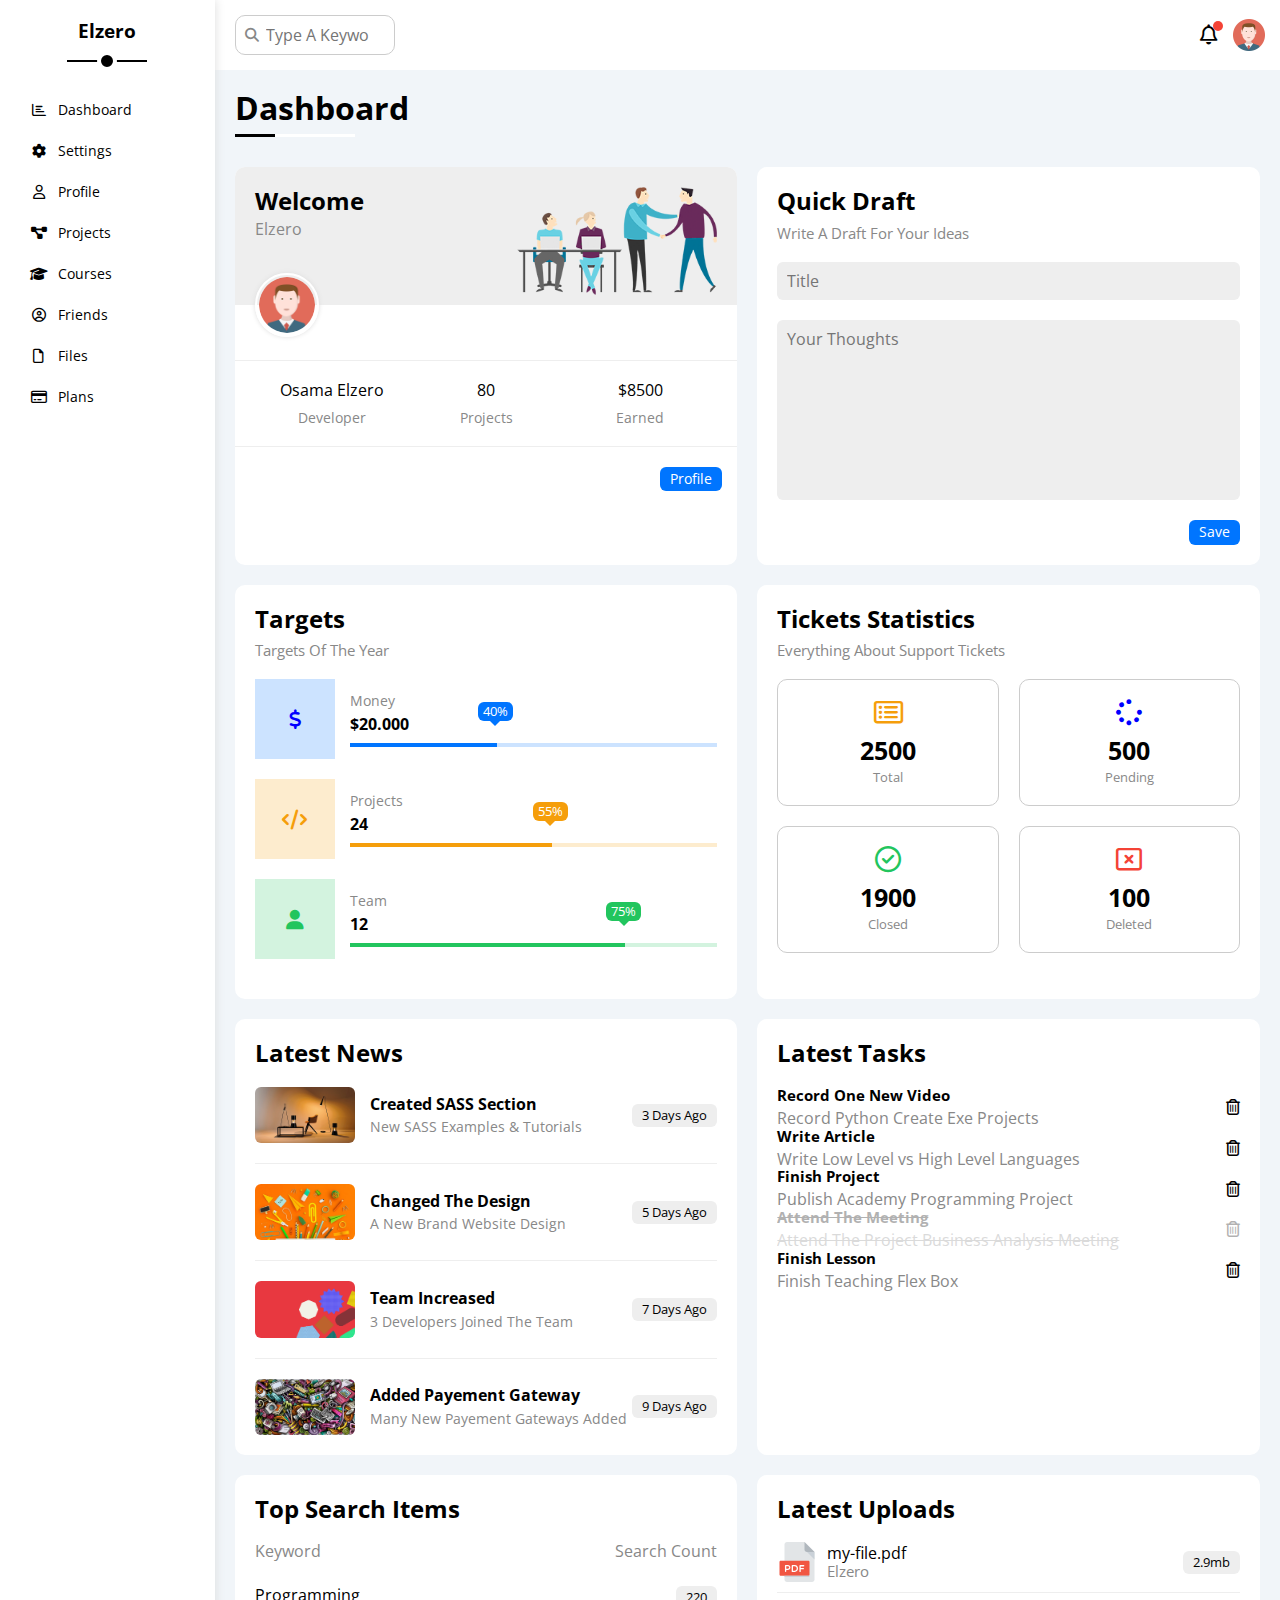
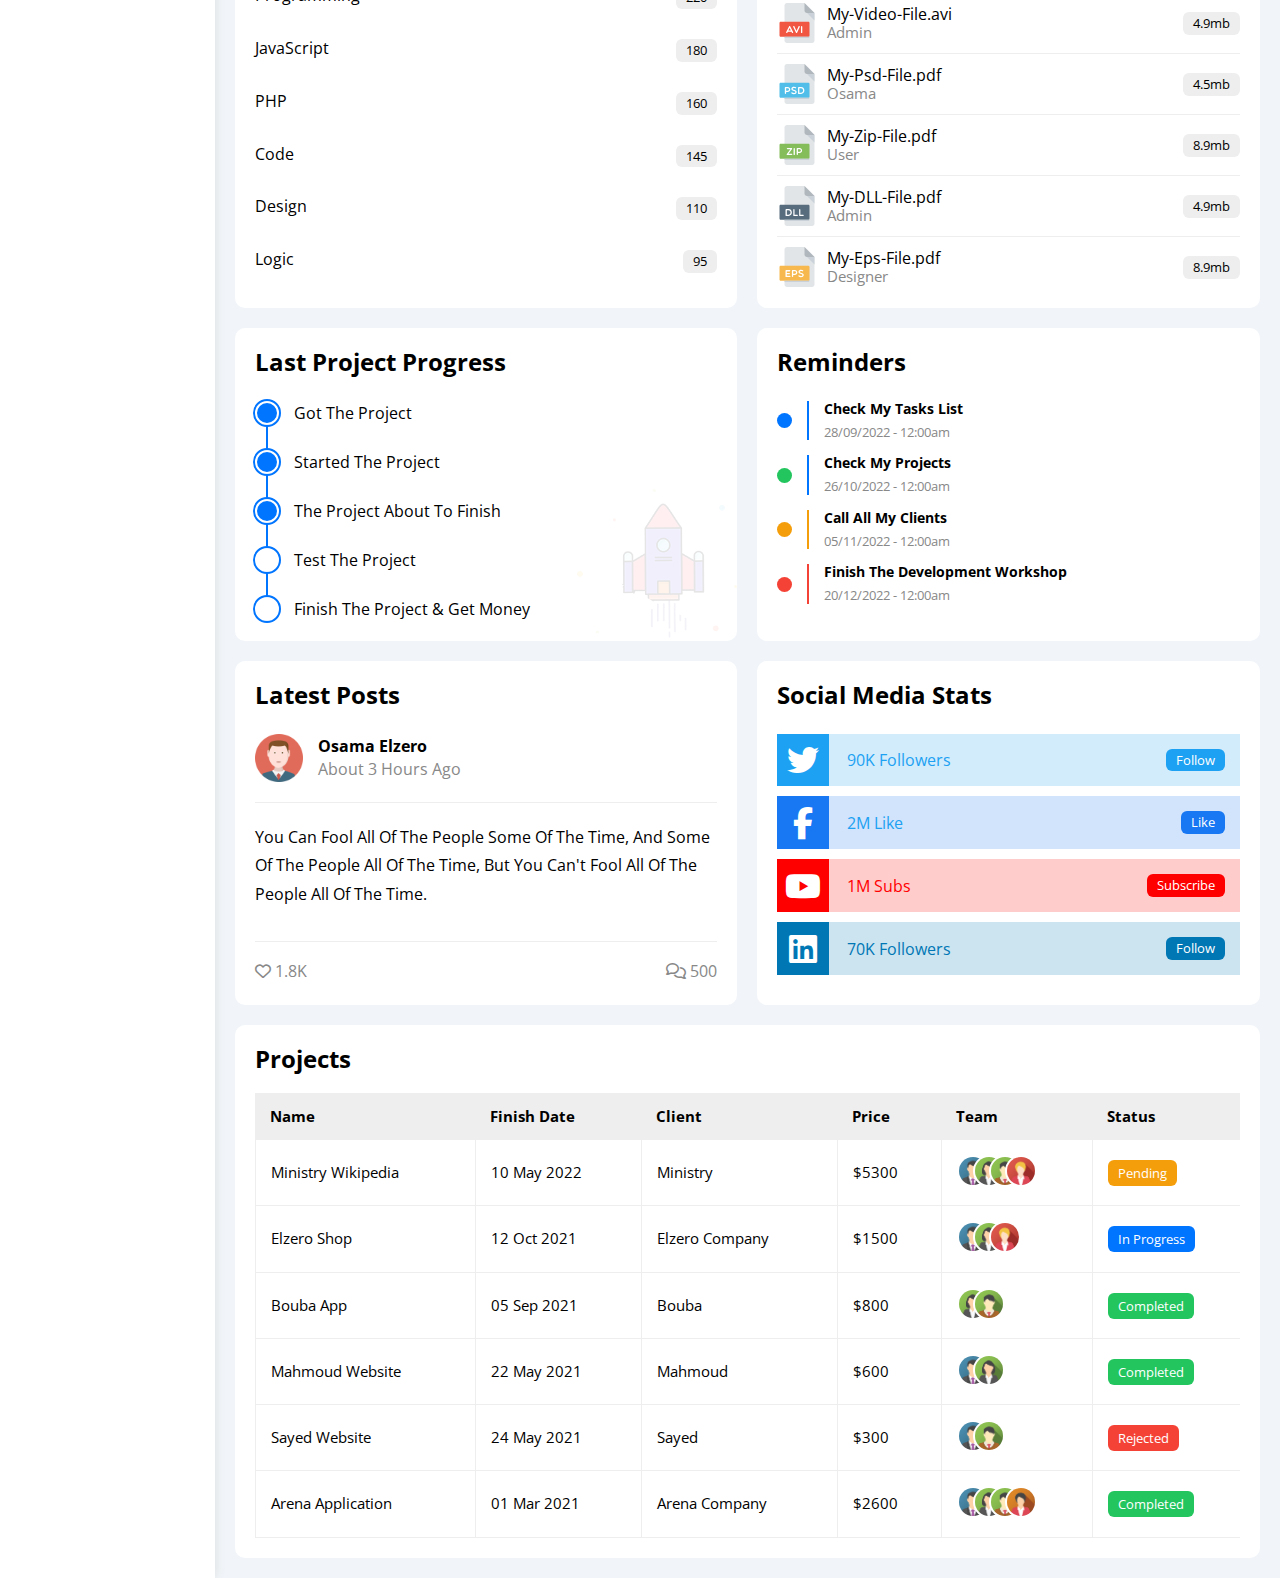
<file: index.html>
<!DOCTYPE html>
<html lang="en">
  <head>
    <meta charset="UTF-8" />
    <meta name="viewport" content="width=device-width, initial-scale=1.0" />
    <title>Dashboard</title>
    <!-- Font Awesome Library -->
    <link rel="stylesheet" href="css/all.min.css" />
    <link rel="stylesheet" href="css/framework.css" />
    <!-- Render All Elements Normally -->
    <link rel="stylesheet" href="css/normalize.css" />
    <!-- Main Template CSS File -->
    <link rel="stylesheet" href="css/style.css" />
    <!-- Google Fonts -->
    <link rel="preconnect" href="https://fonts.googleapis.com" />
    <link rel="preconnect" href="https://fonts.gstatic.com" crossorigin />
    <link
      href="https://fonts.googleapis.com/css2?family=Open+Sans:wght@300;500&display=swap"
      rel="stylesheet"
    />
  </head>
  <body>
    <div class="page d-flex">
      <div class="sidebar bg-white p-20 p-relative">
        <h3 class="p-relative txt-c mt-0">Elzero</h3>
        <ul>
          <li>
            <a
              class="active d-flex align-center fs-14 c-black rad-6 p-10"
              href="index.html"
            >
              <i class="fa-regular fa-chart-bar fa-fw"></i>
              <span>Dashboard</span>
            </a>
          </li>
          <li>
            <a
              class="d-flex align-center fs-14 c-black rad-6 p-10"
              href="settings.html"
            >
              <i class="fa-solid fa-gear fa-fw"></i>
              <span>Settings</span>
            </a>
          </li>
          <li>
            <a
              class="d-flex align-center fs-14 c-black rad-6 p-10"
              href="profile.html"
            >
              <i class="fa-regular fa-user fa-fw"></i>
              <span>Profile</span>
            </a>
          </li>
          <li>
            <a
              class="d-flex align-center fs-14 c-black rad-6 p-10"
              href="projects.html"
            >
              <i class="fa-solid fa-diagram-project fa-fw"></i>
              <span>Projects</span>
            </a>
          </li>
          <li>
            <a
              class="d-flex align-center fs-14 c-black rad-6 p-10"
              href="courses.html"
            >
              <i class="fa-solid fa-graduation-cap fa-fw"></i>
              <span>Courses</span>
            </a>
          </li>
          <li>
            <a
              class="d-flex align-center fs-14 c-black rad-6 p-10"
              href="friends.html"
            >
              <i class="fa-regular fa-circle-user fa-fw"></i>
              <span>Friends</span>
            </a>
          </li>
          <li>
            <a
              class="d-flex align-center fs-14 c-black rad-6 p-10"
              href="files.html"
            >
              <i class="fa-regular fa-file fa-fw"></i>
              <span>Files</span>
            </a>
          </li>
          <li>
            <a
              class="d-flex align-center fs-14 c-black rad-6 p-10"
              href="plans.html"
            >
              <i class="fa-regular fa-credit-card fa-fw"></i>
              <span>Plans</span>
            </a>
          </li>
          <li></li>
        </ul>
      </div>
      <div class="content w-full">
        <!-- Start Head -->
        <div class="head bg-white p-15 between-flex">
          <div class="search p-relative">
            <input class="p-10" type="search" placeholder="Type A Keyword" />
          </div>
          <div class="icons d-flex align-center">
            <span class="notification p-relative">
              <i class="fa-regular fa-bell fa-lg"></i>
            </span>
            <img src="images/avatar.png" alt="" />
          </div>
        </div>
        <!-- End Head -->
        <h1 class="p-relative">Dashboard</h1>
        <div class="wrapper d-grid gap-20">
          <!-- Start Welcome Widget -->
          <div class="welcome bg-white rad-10 txt-c-mobile block-mobile">
            <div class="intro p-20 d-flex space-between bg-eee">
              <div>
                <h2 class="m-0">Welcome</h2>
                <p class="c-grey mt-5">Elzero</p>
              </div>
              <img class="hide-mobile" src="images/welcome.png" alt="" />
            </div>
            <img src="images/avatar.png" alt="" class="avatar" />
            <div class="body txt-c d-flex p-20 mt-20 mb-20 block-mobile">
              <div>
                Osama Elzero
                <span class="d-block c-grey fs-14 mt-10">Developer</span>
              </div>
              <div>
                80 <span class="d-block c-grey fs-14 mt-10">Projects</span>
              </div>
              <div>
                $8500 <span class="d-block c-grey fs-14 mt-10">Earned</span>
              </div>
            </div>
            <a
              href="profile.html"
              class="visit d-block fs-14 rad-6 bg-blue c-white w-fit btn-shape"
              >Profile</a
            >
          </div>
          <!-- End Welcome Widget -->
          <!-- Start Quick Draft Widget -->
          <div class="quick-draft p-20 bg-white rad-10">
            <h2 class="mt-0 mb-10">Quick Draft</h2>
            <p class="mt-0 mb-20 c-grey fs-15">Write A Draft For Your Ideas</p>
            <form>
              <input
                class="d-block mb-20 w-full p-10 b-none bg-eee rad-6"
                type="text"
                placeholder="Title"
              />
              <textarea
                class="d-block mb-20 w-full p-10 b-none bg-eee rad-6"
                placeholder="Your Thoughts"
              ></textarea>
              <input
                class="save d-block fs-14 bg-blue c-white b-none w-fit btn-shape"
                type="submit"
                value="Save"
              />
            </form>
          </div>
          <!-- End Quick Draft Widget -->
          <!-- Start Targets -->
          <div class="targets p-20 bg-white rad-10">
            <h2 class="mt-0 mb-10">Targets</h2>
            <p class="mt-0 mb-20 c-grey fs-15">Targets Of The Year</p>
            <div class="target-row mb-20 d-flex align-center blue">
              <div class="icon center-flex">
                <i class="fa-solid fa-dollar-sign fa-lg c-blue"></i>
              </div>
              <div class="details">
                <span class="fs-14 c-grey">Money</span>
                <span class="d-block mt-5 mb-10 fw-bold">$20.000</span>
                <div class="progress p-relative">
                  <span class="bg-blue blue" style="width: 40%">
                    <span class="bg-blue">40%</span>
                  </span>
                </div>
              </div>
            </div>
            <div class="target-row mb-20 d-flex align-center orange">
              <div class="icon center-flex">
                <i class="fa-solid fa-code fa-lg c-orange"></i>
              </div>
              <div class="details">
                <span class="fs-14 c-grey">Projects</span>
                <span class="d-block mt-5 mb-10 fw-bold">24</span>
                <div class="progress p-relative">
                  <span class="bg-orange orange" style="width: 55%">
                    <span class="bg-orange">55%</span>
                  </span>
                </div>
              </div>
            </div>
            <div class="target-row mb-20 d-flex align-center green">
              <div class="icon center-flex">
                <i class="fa-solid fa-user fa-lg c-green"></i>
              </div>
              <div class="details">
                <span class="fs-14 c-grey">Team</span>
                <span class="d-block mt-5 mb-10 fw-bold">12</span>
                <div class="progress p-relative">
                  <span class="bg-green green" style="width: 75%">
                    <span class="bg-green">75%</span>
                  </span>
                </div>
              </div>
            </div>
          </div>
          <!-- End Targets -->
          <!-- Start Ticket -->
          <div class="tickets p-20 bg-white rad-10">
            <h2 class="mt-0 mb-10">Tickets Statistics</h2>
            <p class="mt-0 mb-20 c-grey fs-15">
              Everything About Support Tickets
            </p>
            <div class="d-flex txt-c gap-20 f-wrap">
              <div class="box p-20 rad-10 fs-13 c-grey">
                <i
                  class="fa-regular fa-rectangle-list fa-2x mb-10 c-orange"
                ></i>
                <span class="d-block c-black fw-bold fs-25 mb-5">2500</span>
                Total
              </div>
              <div class="box p-20 rad-10 fs-13 c-grey">
                <i class="fa-solid fa-spinner fa-2x mb-10 c-blue"></i>
                <span class="d-block c-black fw-bold fs-25 mb-5">500</span>
                Pending
              </div>
              <div class="box p-20 rad-10 fs-13 c-grey">
                <i class="fa-regular fa-circle-check fa-2x mb-10 c-green"></i>
                <span class="d-block c-black fw-bold fs-25 mb-5">1900</span>
                Closed
              </div>
              <div class="box p-20 rad-10 fs-13 c-grey">
                <i class="fa-regular fa-rectangle-xmark fa-2x mb-10 c-red"></i>
                <span class="d-block c-black fw-bold fs-25 mb-5">100</span>
                Deleted
              </div>
            </div>
          </div>
          <!-- End Ticket -->
          <!-- Start Latest News -->
          <div class="latest-news p-20 bg-white rad-10 txt-c-mobile">
            <h2 class="mt-0 mb-20">Latest News</h2>
            <div class="news-row d-flex align-center">
              <img src="images/news-01.png" alt="" />
              <div class="info">
                <h3>Created SASS Section</h3>
                <p class="m-0 fs-14 c-grey">New SASS Examples & Tutorials</p>
              </div>
              <div class="btn-shape bg-eee fs-13 label">3 Days Ago</div>
            </div>
            <div class="news-row d-flex align-center">
              <img src="images/news-02.png" alt="" />
              <div class="info">
                <h3>Changed The Design</h3>
                <p class="m-0 fs-14 c-grey">A New Brand Website Design</p>
              </div>
              <div class="btn-shape bg-eee fs-13 label">5 Days Ago</div>
            </div>
            <div class="news-row d-flex align-center">
              <img src="images/news-03.png" alt="" />
              <div class="info">
                <h3>Team Increased</h3>
                <p class="m-0 fs-14 c-grey">3 Developers Joined The Team</p>
              </div>
              <div class="btn-shape bg-eee fs-13 label">7 Days Ago</div>
            </div>
            <div class="news-row d-flex align-center">
              <img src="images/news-04.png" alt="" />
              <div class="info">
                <h3>Added Payement Gateway</h3>
                <p class="m-0 fs-14 c-grey">Many New Payement Gateways Added</p>
              </div>
              <div class="btn-shape bg-eee fs-13 label">9 Days Ago</div>
            </div>
          </div>
          <!-- End Latest News -->
          <!-- Start Tasks -->
          <div class="tasks p-20 bg-white rad-10">
            <h2 class="mt-0 mb-20">Latest Tasks</h2>
            <div class="task-row between-flex">
              <div class="info">
                <h3 class="mt-0 mb-5 fs-15">Record One New Video</h3>
                <p class="m-0 c-grey">Record Python Create Exe Projects</p>
              </div>
              <i class="fa-regular fa-trash-can delete"></i>
            </div>
            <div class="task-row between-flex">
              <div class="info">
                <h3 class="mt-0 mb-5 fs-15">Write Article</h3>
                <p class="m-0 c-grey">
                  Write Low Level vs High Level Languages
                </p>
              </div>
              <i class="fa-regular fa-trash-can delete"></i>
            </div>
            <div class="task-row between-flex">
              <div class="info">
                <h3 class="mt-0 mb-5 fs-15">Finish Project</h3>
                <p class="m-0 c-grey">Publish Academy Programming Project</p>
              </div>
              <i class="fa-regular fa-trash-can delete"></i>
            </div>
            <div class="task-row between-flex done">
              <div class="info">
                <h3 class="mt-0 mb-5 fs-15">Attend The Meeting</h3>
                <p class="m-0 c-grey">
                  Attend The Project Business Analysis Meeting
                </p>
              </div>
              <i class="fa-regular fa-trash-can delete"></i>
            </div>
            <div class="task-row between-flex">
              <div class="info">
                <h3 class="mt-0 mb-5 fs-15">Finish Lesson</h3>
                <p class="m-0 c-grey">Finish Teaching Flex Box</p>
              </div>
              <i class="fa-regular fa-trash-can delete"></i>
            </div>
          </div>
          <!-- End Tasks -->
          <!-- Start Top Search Word Widget -->
          <div class="search-items p-20 bg-white rad-10">
            <h2 class="mt-0 mb-20">Top Search Items</h2>
            <div class="items-head d-flex space-between c-grey mb-10">
              <div>Keyword</div>
              <div>Search Count</div>
            </div>
            <div class="items d-flex space-between pt-15 pb-15">
              <span>Programming</span>
              <span class="bg-eee fs-13 btn-shape">220</span>
            </div>
            <div class="items d-flex space-between pt-15 pb-15">
              <span>JavaScript</span>
              <span class="bg-eee btn-shape fs-13">180</span>
            </div>
            <div class="items d-flex space-between pt-15 pb-15">
              <span>PHP</span>
              <span class="bg-eee btn-shape fs-13">160</span>
            </div>
            <div class="items d-flex space-between pt-15 pb-15">
              <span>Code</span>
              <span class="bg-eee btn-shape fs-13">145</span>
            </div>
            <div class="items d-flex space-between pt-15 pb-15">
              <span>Design</span>
              <span class="bg-eee btn-shape fs-13">110</span>
            </div>
            <div class="items d-flex space-between pt-15 pb-15">
              <span>Logic</span>
              <span class="bg-eee btn-shape fs-13">95</span>
            </div>
          </div>
          <!-- End Top Search Word Widget -->
          <!-- Start Latest Uploads -->
          <div class="latest-uploads p-20 bg-white rad-10">
            <h2 class="mt-0 mb-20">Latest Uploads</h2>
            <ul class="m-0">
              <li class="between-flex pb-10 mb-10">
                <div class="d-flex align-center">
                  <img class="mr-10" src="images/pdf.svg" alt="" />
                  <div>
                    <span class="d-block">my-file.pdf</span>
                    <span class="fs-15 c-grey">Elzero</span>
                  </div>
                </div>
                <div class="bg-eee btn-shape fs-13">2.9mb</div>
              </li>
              <li class="between-flex pb-10 mb-10">
                <div class="d-flex align-center">
                  <img class="mr-10" src="images/avi.svg" alt="" />
                  <div>
                    <span class="d-block">My-Video-File.avi</span>
                    <span class="fs-15 c-grey">Admin</span>
                  </div>
                </div>
                <div class="bg-eee btn-shape fs-13">4.9mb</div>
              </li>
              <li class="between-flex pb-10 mb-10">
                <div class="d-flex align-center">
                  <img class="mr-10" src="images/psd.svg" alt="" />
                  <div>
                    <span class="d-block">My-Psd-File.pdf</span>
                    <span class="fs-15 c-grey">Osama</span>
                  </div>
                </div>
                <div class="bg-eee btn-shape fs-13">4.5mb</div>
              </li>
              <li class="between-flex pb-10 mb-10">
                <div class="d-flex align-center">
                  <img class="mr-10" src="images/zip.svg" alt="" />
                  <div>
                    <span class="d-block">My-Zip-File.pdf</span>
                    <span class="fs-15 c-grey">User</span>
                  </div>
                </div>
                <div class="bg-eee btn-shape fs-13">8.9mb</div>
              </li>
              <li class="between-flex pb-10 mb-10">
                <div class="d-flex align-center">
                  <img class="mr-10" src="images/dll.svg" alt="" />
                  <div>
                    <span class="d-block">My-DLL-File.pdf</span>
                    <span class="fs-15 c-grey">Admin</span>
                  </div>
                </div>
                <div class="bg-eee btn-shape fs-13">4.9mb</div>
              </li>
              <li class="between-flex">
                <div class="d-flex align-center">
                  <img class="mr-10" src="images/eps.svg" alt="" />
                  <div>
                    <span class="d-block">My-Eps-File.pdf</span>
                    <span class="fs-15 c-grey">Designer</span>
                  </div>
                </div>
                <div class="bg-eee btn-shape fs-13">8.9mb</div>
              </li>
            </ul>
          </div>
          <!-- End Latest Uploads -->
          <!-- Start Last Project Progress Widget -->
          <div class="last-project p-20 bg-white rad-10 p-relative">
            <h2 class="mt-0 mb-20">Last Project Progress</h2>
            <ul class="m-0 p-relative">
              <li class="mt-25 d-flex align-center done">Got The Project</li>
              <li class="mt-25 d-flex align-center done">
                Started The Project
              </li>
              <li class="mt-25 d-flex align-center done">
                The Project About To Finish
              </li>
              <li class="mt-25 d-flex align-center current">
                Test The Project
              </li>
              <li class="mt-25 d-flex align-center">
                Finish The Project & Get Money
              </li>
            </ul>
            <img
              class="launch-icon hide-mobile"
              src="images/project.png"
              alt=""
            />
          </div>
          <!-- End Last Project Progress Widget -->
          <!-- Start Reminder Widget -->
          <div class="reminders p-20 bg-white rad-10 p-relative">
            <h2 class="mt-0 mb-25">Reminders</h2>
            <ul class="m-0">
              <li class="d-flex align-center mt-15">
                <span class="key bg-blue mr-15 d-block rad-half"></span>
                <div class="pl-15 blue">
                  <p class="fs-14 fw-bold mt-0 mb-5">Check My Tasks List</p>
                  <span class="fs-13 c-grey">28/09/2022 - 12:00am</span>
                </div>
              </li>
              <li class="d-flex align-center mt-15">
                <span class="key bg-green mr-15 d-block rad-half"></span>
                <div class="pl-15 green">
                  <p class="fs-14 fw-bold mt-0 mb-5">Check My Projects</p>
                  <span class="fs-13 c-grey">26/10/2022 - 12:00am</span>
                </div>
              </li>
              <li class="d-flex align-center mt-15">
                <span class="key bg-orange mr-15 d-block rad-half"></span>
                <div class="pl-15 orange">
                  <p class="fs-14 fw-bold mt-0 mb-5">Call All My Clients</p>
                  <span class="fs-13 c-grey">05/11/2022 - 12:00am</span>
                </div>
              </li>
              <li class="d-flex align-center mt-15">
                <span class="key bg-red mr-15 d-block rad-half"></span>
                <div class="pl-15 red">
                  <p class="fs-14 fw-bold mt-0 mb-5">
                    Finish The Development Workshop
                  </p>
                  <span class="fs-13 c-grey">20/12/2022 - 12:00am</span>
                </div>
              </li>
            </ul>
          </div>
          <!-- End Reminder Widget -->
          <!-- Start Latest Post Widget -->
          <div class="latest-post p-20 bg-white rad-10 p-relative">
            <h2 class="mt-0 mb-25">Latest Posts</h2>
            <div class="top d-flex align-center">
              <img class="avatar mr-15" src="images/avatar.png" alt="" />
              <div class="info">
                <span class="d-block mb-5 fw-bold">Osama Elzero</span>
                <span class="c-grey">About 3 Hours Ago</span>
              </div>
            </div>
            <div class="post-content txt-c-mobile pt-20 pb-20 mt-20 mb-20">
              You can fool all of the people some of the time, and some of the
              people all of the time, but you can't fool all of the people all
              of the time.
            </div>
            <div class="post-stats between-flex c-grey">
              <div>
                <i class="fa-regular fa-heart"></i>
                <span>1.8K</span>
              </div>
              <div>
                <i class="fa-regular fa-comments"></i>
                <span>500</span>
              </div>
            </div>
          </div>
          <!-- End Latest Post Widget -->
          <!-- Start Social Media Stats Widget -->
          <div class="social-media p-20 bg-white rad-10 p-relative">
            <h2 class="mt-0 mb-25">Social Media Stats</h2>
            <div class="box twitter p-15 p-relative mb-10 between-flex">
              <i
                class="fa-brands fa-twitter fa-2x c-white h-full center-flex"
              ></i>
              <span>90K Followers</span>
              <a class="fs-13 c-white btn-shape" href="#">Follow</a>
            </div>
            <div class="box facebook p-15 p-relative mb-10 between-flex">
              <i
                class="fa-brands fa-facebook-f fa-2x c-white h-full center-flex"
              ></i>
              <span>2M Like</span>
              <a class="fs-13 c-white btn-shape" href="#">Like</a>
            </div>
            <div class="box youtube p-15 p-relative mb-10 between-flex">
              <i
                class="fa-brands fa-youtube fa-2x c-white h-full center-flex"
              ></i>
              <span>1M Subs</span>
              <a class="fs-13 c-white btn-shape" href="#">Subscribe</a>
            </div>
            <div class="box linkedin p-15 p-relative mb-10 between-flex">
              <i
                class="fa-brands fa-linkedin fa-2x c-white h-full center-flex"
              ></i>
              <span>70K Followers</span>
              <a class="fs-13 c-white btn-shape" href="#">Follow</a>
            </div>
          </div>
          <!-- End Social Media Stats Widget -->
        </div>
        <!-- Start Projects Table -->
        <div class="projects p-20 bg-white rad-10 m-20">
          <h2 class="mt-0 mb-20">Projects</h2>
          <div class="responsive-table">
            <table class="fs-15 w-full">
              <thead>
                <tr>
                  <td>Name</td>
                  <td>Finish Date</td>
                  <td>Client</td>
                  <td>Price</td>
                  <td>Team</td>
                  <td>Status</td>
                </tr>
              </thead>
              <tbody>
                <tr>
                  <td>Ministry Wikipedia</td>
                  <td>10 May 2022</td>
                  <td>Ministry</td>
                  <td>$5300</td>
                  <td>
                    <img src="images/team-01.png" alt="" />
                    <img src="images/team-02.png" alt="" />
                    <img src="images/team-03.png" alt="" />
                    <img src="images/team-05.png" alt="" />
                  </td>
                  <td>
                    <span class="label btn-shape bg-orange c-white"
                      >Pending</span
                    >
                  </td>
                </tr>
                <tr>
                  <td>Elzero Shop</td>
                  <td>12 Oct 2021</td>
                  <td>Elzero Company</td>
                  <td>$1500</td>
                  <td>
                    <img src="images/team-01.png" alt="" />
                    <img src="images/team-02.png" alt="" />
                    <img src="images/team-05.png" alt="" />
                  </td>
                  <td>
                    <span class="label btn-shape bg-blue c-white"
                      >In Progress</span
                    >
                  </td>
                </tr>
                <tr>
                  <td>Bouba App</td>
                  <td>05 Sep 2021</td>
                  <td>Bouba</td>
                  <td>$800</td>
                  <td>
                    <img src="images/team-02.png" alt="" />
                    <img src="images/team-03.png" alt="" />
                  </td>
                  <td>
                    <span class="label btn-shape bg-green c-white"
                      >Completed</span
                    >
                  </td>
                </tr>
                <tr>
                  <td>Mahmoud Website</td>
                  <td>22 May 2021</td>
                  <td>Mahmoud</td>
                  <td>$600</td>
                  <td>
                    <img src="images/team-01.png" alt="" />
                    <img src="images/team-02.png" alt="" />
                  </td>
                  <td>
                    <span class="label btn-shape bg-green c-white"
                      >Completed</span
                    >
                  </td>
                </tr>
                <tr>
                  <td>Sayed Website</td>
                  <td>24 May 2021</td>
                  <td>Sayed</td>
                  <td>$300</td>
                  <td>
                    <img src="images/team-01.png" alt="" />
                    <img src="images/team-03.png" alt="" />
                  </td>
                  <td>
                    <span class="label btn-shape bg-red c-white">Rejected</span>
                  </td>
                </tr>
                <tr>
                  <td>Arena Application</td>
                  <td>01 Mar 2021</td>
                  <td>Arena Company</td>
                  <td>$2600</td>
                  <td>
                    <img src="images/team-01.png" alt="" />
                    <img src="images/team-02.png" alt="" />
                    <img src="images/team-03.png" alt="" />
                    <img src="images/team-04.png" alt="" />
                  </td>
                  <td>
                    <span class="label btn-shape bg-green c-white"
                      >Completed</span
                    >
                  </td>
                </tr>
              </tbody>
            </table>
          </div>
        </div>
        <!-- End Projects Table -->
      </div>
    </div>
  </body>
</html>
</file>
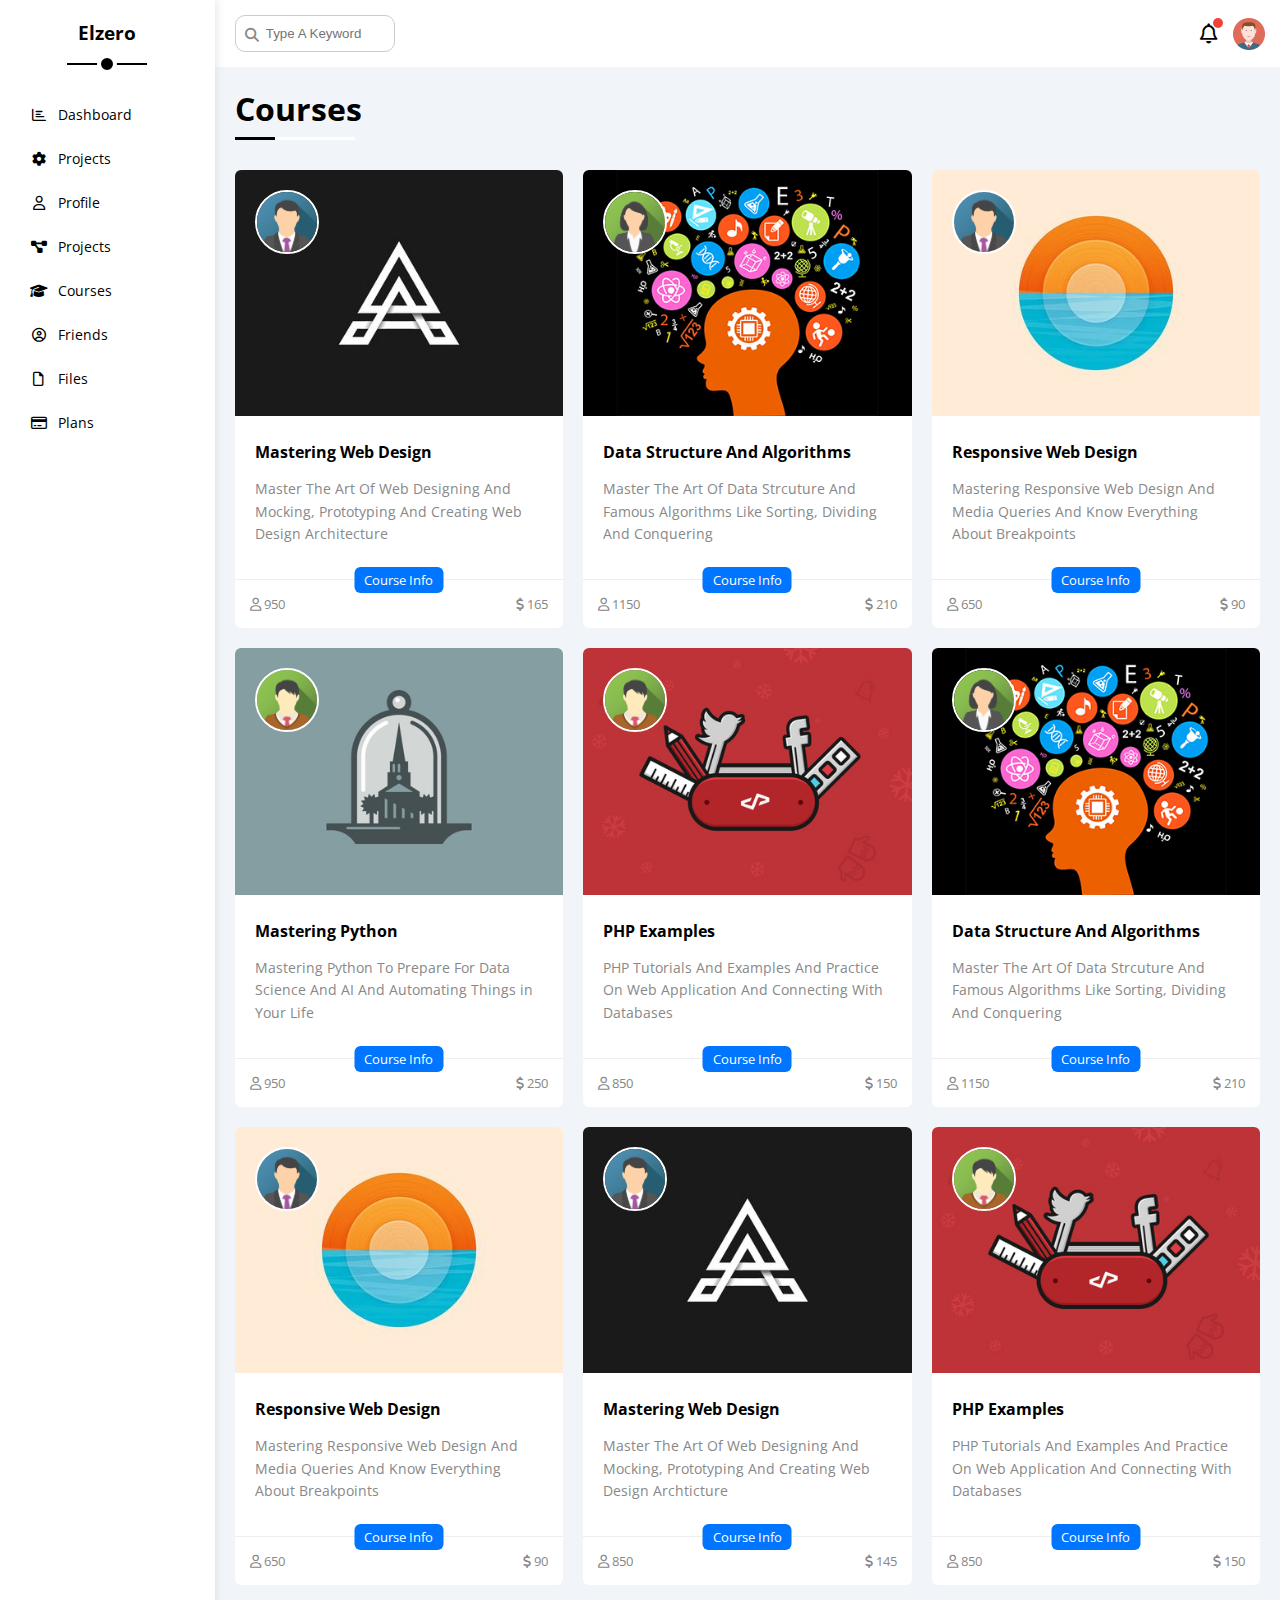
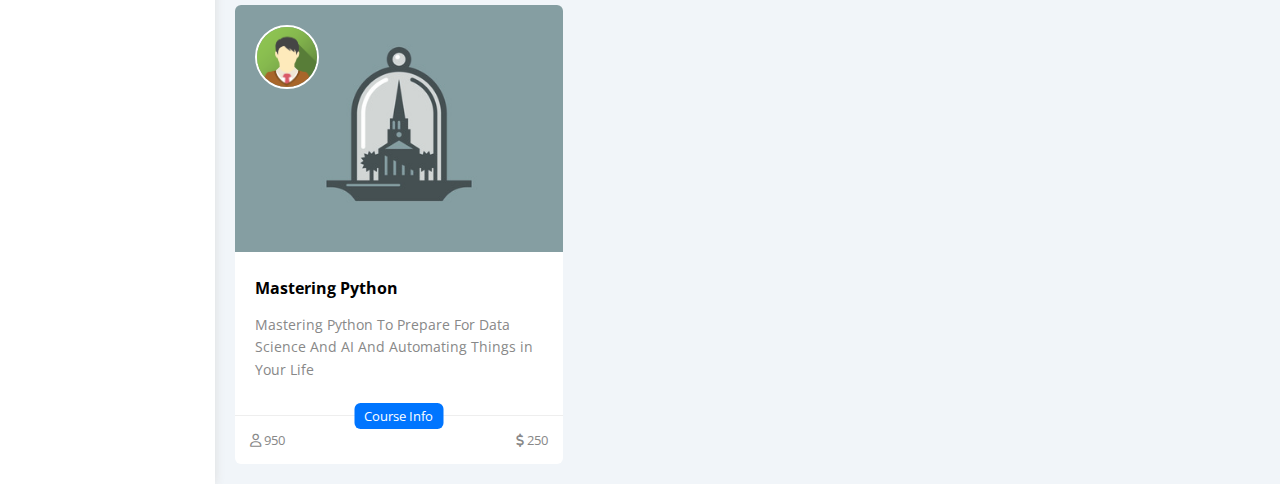
<file: courses.html>
<!DOCTYPE html>
<html lang="en">
  <head>
    <meta charset="UTF-8" />
    <meta http-equiv="X-UA-Compatible" content="IE=edge" />
    <meta name="viewport" content="width=device-width, initial-scale=1.0" />
    <title>Courses</title>
    <!-- Font Awesome Library -->
    <link rel="stylesheet" href="css/all.min.css" />
    <link rel="stylesheet" href="css/framework.css" />
    <!-- Main Template CSS File -->
    <link rel="stylesheet" href="css/style.css" />
    <!-- Google Fonts -->
    <link rel="preconnect" href="https://fonts.googleapis.com" />
    <link rel="preconnect" href="https://fonts.gstatic.com" crossorigin />
    <link
      href="https://fonts.googleapis.com/css2?family=Open+Sans:wght@300;500&display=swap"
      rel="stylesheet"
    />
  </head>
  <body>
    <div class="page d-flex">
      <div class="sidebar bg-white p-20 p-relative">
        <h3 class="p-relative txt-c mt-0">Elzero</h3>
        <ul>
          <li>
            <a
              class="d-flex align-center fs-14 c-black rad-6 p-10"
              href="index.html"
            >
              <i class="fa-regular fa-chart-bar fa-fw"></i>
              <span>Dashboard</span>
            </a>
          </li>
          <li>
            <a
              class="d-flex align-center fs-14 c-black rad-6 p-10"
              href="settings.html"
            >
              <i class="fa-solid fa-gear fa-fw"></i>
              <span>Projects</span>
            </a>
          </li>
          <li>
            <a
              class="d-flex align-center fs-14 c-black rad-6 p-10"
              href="profile.html"
            >
              <i class="fa-regular fa-user fa-fw"></i>
              <span>Profile</span>
            </a>
          </li>
          <li>
            <a
              class="d-flex align-center fs-14 c-black rad-6 p-10"
              href="projects.html"
            >
              <i class="fa-solid fa-diagram-project fa-fw"></i>
              <span>Projects</span>
            </a>
          </li>
          <li>
            <a
              class="active d-flex align-center fs-14 c-black rad-6 p-10"
              href="courses.html"
            >
              <i class="fa-solid fa-graduation-cap fa-fw"></i>
              <span>Courses</span>
            </a>
          </li>
          <li>
            <a
              class="d-flex align-center fs-14 c-black rad-6 p-10"
              href="friends.html"
            >
              <i class="fa-regular fa-circle-user fa-fw"></i>
              <span>Friends</span>
            </a>
          </li>
          <li>
            <a
              class="d-flex align-center fs-14 c-black rad-6 p-10"
              href="files.html"
            >
              <i class="fa-regular fa-file fa-fw"></i>
              <span>Files</span>
            </a>
          </li>
          <li>
            <a
              class="d-flex align-center fs-14 c-black rad-6 p-10"
              href="plans.html"
            >
              <i class="fa-regular fa-credit-card fa-fw"></i>
              <span>Plans</span>
            </a>
          </li>
        </ul>
      </div>
      <div class="content w-full">
        <!-- Start Head -->
        <div class="head bg-white p-15 between-flex">
          <div class="search p-relative">
            <input class="p-10" type="search" placeholder="Type A Keyword" />
          </div>
          <div class="icons d-flex align-center">
            <span class="notification p-relative">
              <i class="fa-regular fa-bell fa-lg"></i>
            </span>
            <img src="images/avatar.png" alt="" />
          </div>
        </div>
        <!-- End Head -->
        <h1 class="p-relative">Courses</h1>
        <div class="courses-page d-grid m-20 gap-20">
          <div class="course bg-white rad-6 p-relative">
            <img class="cover" src="images/course-01.jpg" alt="" />
            <img class="instructor" src="images/team-01.png" alt="" />
            <div class="p-20">
              <h4 class="m-0">Mastering Web Design</h4>
              <p class="description c-grey mt-15 fs-14">
                Master The Art Of Web Designing And Mocking, Prototyping And
                Creating Web Design Architecture
              </p>
            </div>
            <div class="info p-15 p-relative between-flex">
              <span class="title bg-blue c-white btn-shape">Course Info</span>
              <span class="c-grey">
                <i class="fa-regular fa-user"></i>
                950
              </span>
              <span class="c-grey">
                <i class="fa-solid fa-dollar-sign"></i>
                165
              </span>
            </div>
          </div>
          <div class="course bg-white rad-6 p-relative">
            <img class="cover" src="images/course-02.jpg" alt="" />
            <img class="instructor" src="images/team-02.png" alt="" />
            <div class="p-20">
              <h4 class="m-0">Data Structure And Algorithms</h4>
              <p class="description c-grey mt-15 fs-14">
                Master The Art Of Data Strcuture And Famous Algorithms Like
                Sorting, Dividing And Conquering
              </p>
            </div>
            <div class="info p-15 p-relative between-flex">
              <span class="title bg-blue c-white btn-shape">Course Info</span>
              <span class="c-grey">
                <i class="fa-regular fa-user"></i> 1150</span
              >
              <span class="c-grey"
                ><i class="fa-solid fa-dollar-sign"></i> 210</span
              >
            </div>
          </div>
          <div class="course bg-white rad-6 p-relative">
            <img class="cover" src="images/course-03.jpg" alt="" />
            <img class="instructor" src="images/team-01.png" alt="" />
            <div class="p-20">
              <h4 class="m-0">Responsive Web Design</h4>
              <p class="description c-grey mt-15 fs-14">
                Mastering Responsive Web Design And Media Queries And Know
                Everything About Breakpoints
              </p>
            </div>
            <div class="info p-15 p-relative between-flex">
              <span class="title bg-blue c-white btn-shape">Course Info</span>
              <span class="c-grey">
                <i class="fa-regular fa-user"></i> 650</span
              >
              <span class="c-grey"
                ><i class="fa-solid fa-dollar-sign"></i> 90</span
              >
            </div>
          </div>
          <div class="course bg-white rad-6 p-relative">
            <img class="cover" src="images/course-04.jpg" alt="" />
            <img class="instructor" src="images/team-03.png" alt="" />
            <div class="p-20">
              <h4 class="m-0">Mastering Python</h4>
              <p class="description c-grey mt-15 fs-14">
                Mastering Python To Prepare For Data Science And AI And
                Automating Things in Your Life
              </p>
            </div>
            <div class="info p-15 p-relative between-flex">
              <span class="title bg-blue c-white btn-shape">Course Info</span>
              <span class="c-grey">
                <i class="fa-regular fa-user"></i> 950</span
              >
              <span class="c-grey"
                ><i class="fa-solid fa-dollar-sign"></i> 250</span
              >
            </div>
          </div>
          <div class="course bg-white rad-6 p-relative">
            <img class="cover" src="images/course-05.jpg" alt="" />
            <img class="instructor" src="images/team-03.png" alt="" />
            <div class="p-20">
              <h4 class="m-0">PHP Examples</h4>
              <p class="description c-grey mt-15 fs-14">
                PHP Tutorials And Examples And Practice On Web Application And
                Connecting With Databases
              </p>
            </div>
            <div class="info p-15 p-relative between-flex">
              <span class="title bg-blue c-white btn-shape">Course Info</span>
              <span class="c-grey">
                <i class="fa-regular fa-user"></i> 850</span
              >
              <span class="c-grey"
                ><i class="fa-solid fa-dollar-sign"></i> 150</span
              >
            </div>
          </div>
          <div class="course bg-white rad-6 p-relative">
            <img class="cover" src="images/course-02.jpg" alt="" />
            <img class="instructor" src="images/team-02.png" alt="" />
            <div class="p-20">
              <h4 class="m-0">Data Structure And Algorithms</h4>
              <p class="description c-grey mt-15 fs-14">
                Master The Art Of Data Strcuture And Famous Algorithms Like
                Sorting, Dividing And Conquering
              </p>
            </div>
            <div class="info p-15 p-relative between-flex">
              <span class="title bg-blue c-white btn-shape">Course Info</span>
              <span class="c-grey">
                <i class="fa-regular fa-user"></i> 1150</span
              >
              <span class="c-grey"
                ><i class="fa-solid fa-dollar-sign"></i> 210</span
              >
            </div>
          </div>
          <div class="course bg-white rad-6 p-relative">
            <img class="cover" src="images/course-03.jpg" alt="" />
            <img class="instructor" src="images/team-01.png" alt="" />
            <div class="p-20">
              <h4 class="m-0">Responsive Web Design</h4>
              <p class="description c-grey mt-15 fs-14">
                Mastering Responsive Web Design And Media Queries And Know
                Everything About Breakpoints
              </p>
            </div>
            <div class="info p-15 p-relative between-flex">
              <span class="title bg-blue c-white btn-shape">Course Info</span>
              <span class="c-grey">
                <i class="fa-regular fa-user"></i> 650</span
              >
              <span class="c-grey"
                ><i class="fa-solid fa-dollar-sign"></i> 90</span
              >
            </div>
          </div>
          <div class="course bg-white rad-6 p-relative">
            <img class="cover" src="images/course-01.jpg" alt="" />
            <img class="instructor" src="images/team-01.png" alt="" />
            <div class="p-20">
              <h4 class="m-0">Mastering Web Design</h4>
              <p class="description c-grey mt-15 fs-14">
                Master The Art Of Web Designing And Mocking, Prototyping And
                Creating Web Design Archticture
              </p>
            </div>
            <div class="info p-15 p-relative between-flex">
              <span class="title bg-blue c-white btn-shape">Course Info</span>
              <span class="c-grey">
                <i class="fa-regular fa-user"></i> 850</span
              >
              <span class="c-grey"
                ><i class="fa-solid fa-dollar-sign"></i> 145</span
              >
            </div>
          </div>
          <div class="course bg-white rad-6 p-relative">
            <img class="cover" src="images/course-05.jpg" alt="" />
            <img class="instructor" src="images/team-03.png" alt="" />
            <div class="p-20">
              <h4 class="m-0">PHP Examples</h4>
              <p class="description c-grey mt-15 fs-14">
                PHP Tutorials And Examples And Practice On Web Application And
                Connecting With Databases
              </p>
            </div>
            <div class="info p-15 p-relative between-flex">
              <span class="title bg-blue c-white btn-shape">Course Info</span>
              <span class="c-grey">
                <i class="fa-regular fa-user"></i> 850</span
              >
              <span class="c-grey"
                ><i class="fa-solid fa-dollar-sign"></i> 150</span
              >
            </div>
          </div>
          <div class="course bg-white rad-6 p-relative">
            <img class="cover" src="images/course-04.jpg" alt="" />
            <img class="instructor" src="images/team-03.png" alt="" />
            <div class="p-20">
              <h4 class="m-0">Mastering Python</h4>
              <p class="description c-grey mt-15 fs-14">
                Mastering Python To Prepare For Data Science And AI And
                Automating Things in Your Life
              </p>
            </div>
            <div class="info p-15 p-relative between-flex">
              <span class="title bg-blue c-white btn-shape">Course Info</span>
              <span class="c-grey">
                <i class="fa-regular fa-user"></i> 950</span
              >
              <span class="c-grey"
                ><i class="fa-solid fa-dollar-sign"></i> 250</span
              >
            </div>
          </div>
        </div>
      </div>
    </div>
  </body>
</html>
</file>
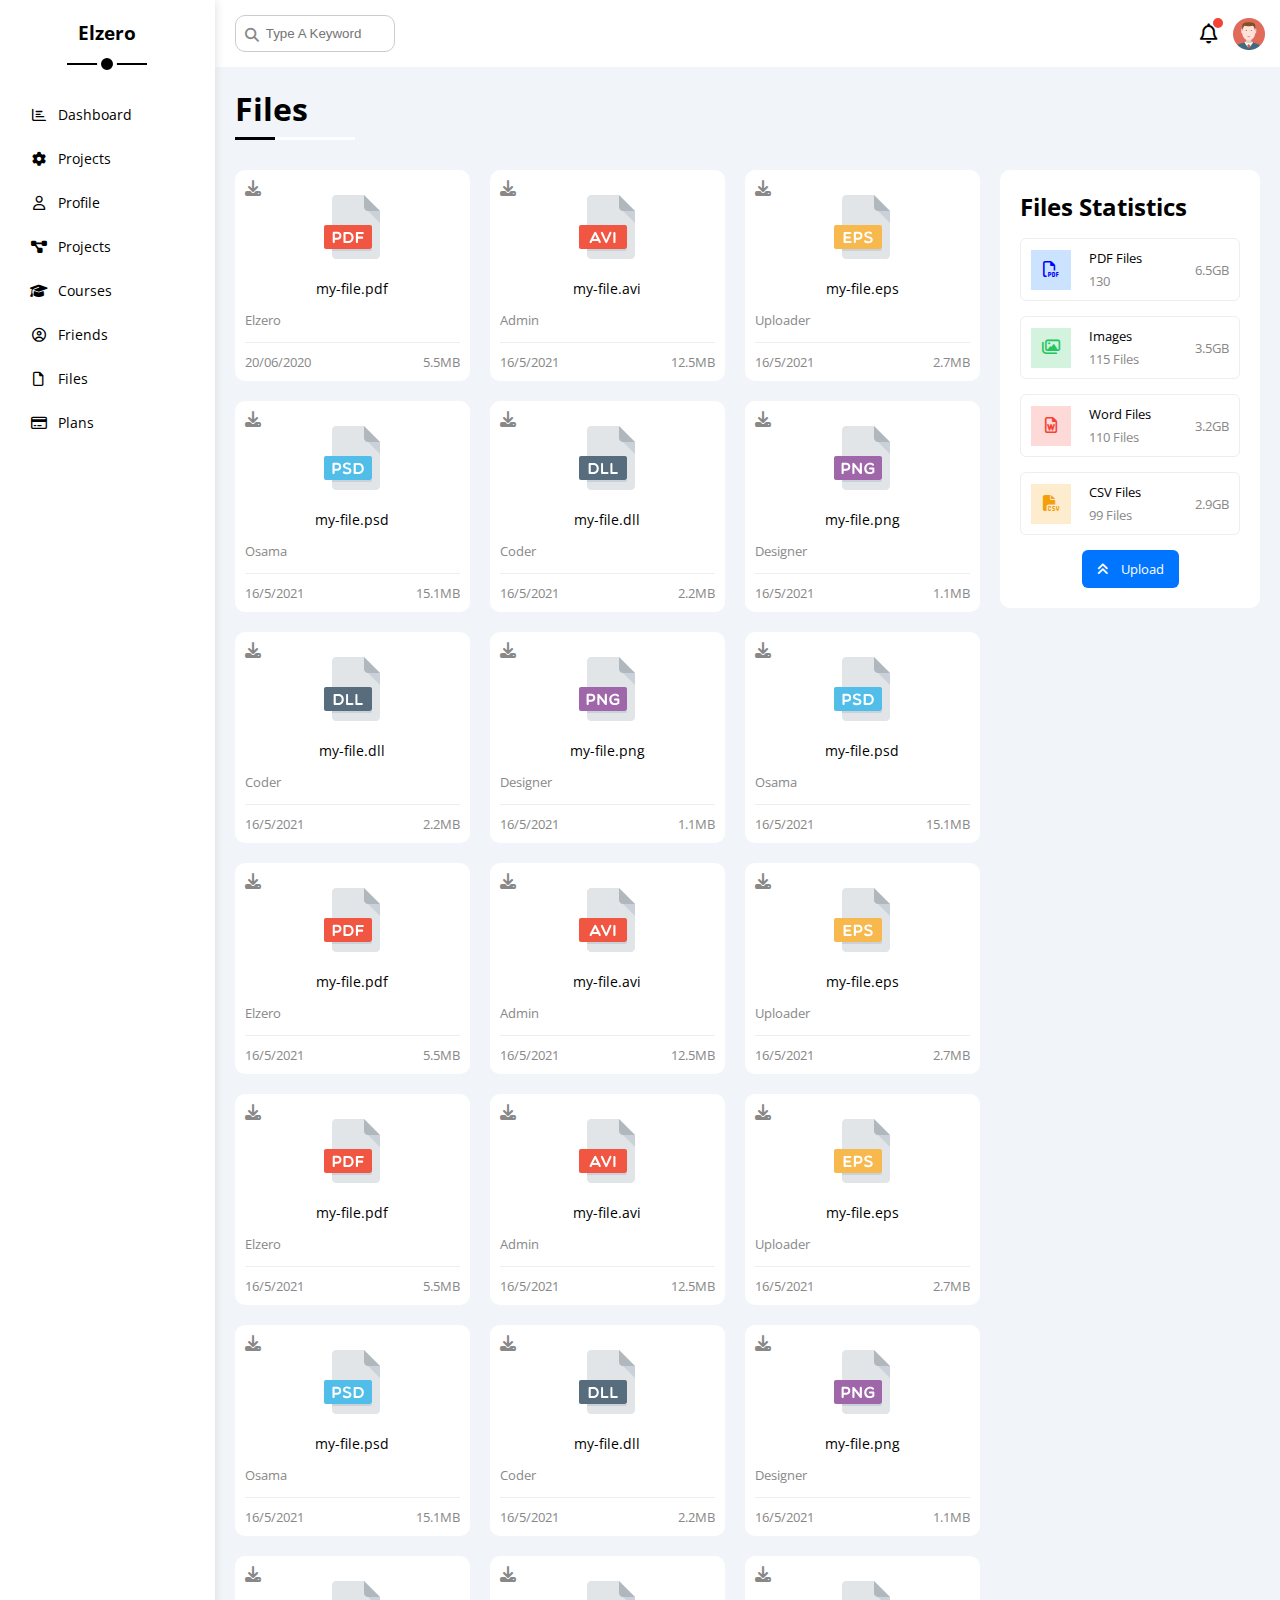
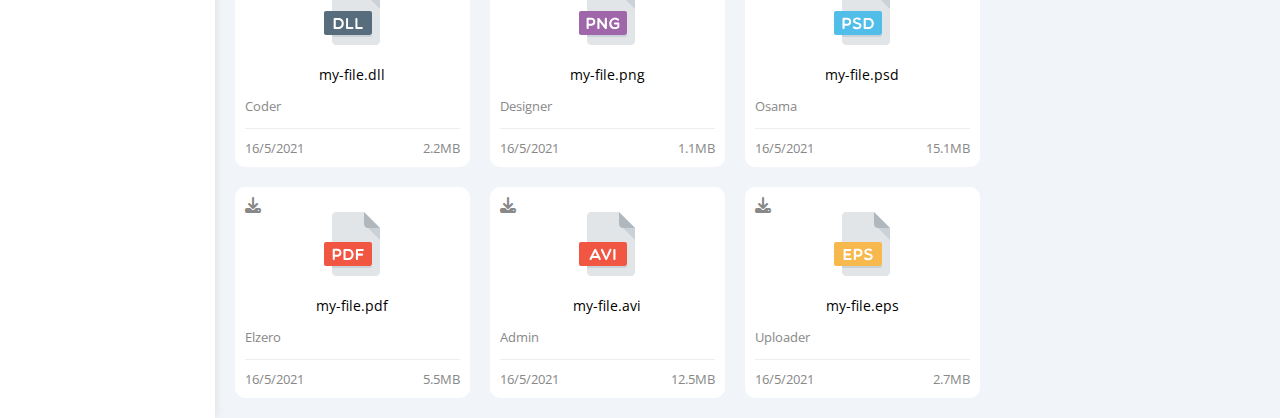
<file: files.html>
<!DOCTYPE html>
<html lang="en">
  <head>
    <meta charset="UTF-8" />
    <meta http-equiv="X-UA-Compatible" content="IE=edge" />
    <meta name="viewport" content="width=device-width, initial-scale=1.0" />
    <title>Files</title>
    <!-- Font Awesome Library -->
    <link rel="stylesheet" href="css/all.min.css" />
    <link rel="stylesheet" href="css/framework.css" />
    <!-- Main Template CSS File -->
    <link rel="stylesheet" href="css/style.css" />
    <!-- Google Fonts -->
    <link rel="preconnect" href="https://fonts.googleapis.com" />
    <link rel="preconnect" href="https://fonts.gstatic.com" crossorigin />
    <link
      href="https://fonts.googleapis.com/css2?family=Open+Sans:wght@300;500&display=swap"
      rel="stylesheet"
    />
  </head>
  <body>
    <div class="page d-flex">
      <div class="sidebar bg-white p-20 p-relative">
        <h3 class="p-relative txt-c mt-0">Elzero</h3>
        <ul>
          <li>
            <a
              class="d-flex align-center fs-14 c-black rad-6 p-10"
              href="index.html"
            >
              <i class="fa-regular fa-chart-bar fa-fw"></i>
              <span>Dashboard</span>
            </a>
          </li>
          <li>
            <a
              class="d-flex align-center fs-14 c-black rad-6 p-10"
              href="settings.html"
            >
              <i class="fa-solid fa-gear fa-fw"></i>
              <span>Projects</span>
            </a>
          </li>
          <li>
            <a
              class="d-flex align-center fs-14 c-black rad-6 p-10"
              href="profile.html"
            >
              <i class="fa-regular fa-user fa-fw"></i>
              <span>Profile</span>
            </a>
          </li>
          <li>
            <a
              class="d-flex align-center fs-14 c-black rad-6 p-10"
              href="projects.html"
            >
              <i class="fa-solid fa-diagram-project fa-fw"></i>
              <span>Projects</span>
            </a>
          </li>
          <li>
            <a
              class="d-flex align-center fs-14 c-black rad-6 p-10"
              href="courses.html"
            >
              <i class="fa-solid fa-graduation-cap fa-fw"></i>
              <span>Courses</span>
            </a>
          </li>
          <li>
            <a
              class="d-flex align-center fs-14 c-black rad-6 p-10"
              href="friends.html"
            >
              <i class="fa-regular fa-circle-user fa-fw"></i>
              <span>Friends</span>
            </a>
          </li>
          <li>
            <a
              class="active d-flex align-center fs-14 c-black rad-6 p-10"
              href="files.html"
            >
              <i class="fa-regular fa-file fa-fw"></i>
              <span>Files</span>
            </a>
          </li>
          <li>
            <a
              class="d-flex align-center fs-14 c-black rad-6 p-10"
              href="plans.html"
            >
              <i class="fa-regular fa-credit-card fa-fw"></i>
              <span>Plans</span>
            </a>
          </li>
        </ul>
      </div>
      <div class="content w-full">
        <!-- Start Head -->
        <div class="head bg-white p-15 between-flex">
          <div class="search p-relative">
            <input class="p-10" type="search" placeholder="Type A Keyword" />
          </div>
          <div class="icons d-flex align-center">
            <span class="notification p-relative">
              <i class="fa-regular fa-bell fa-lg"></i>
            </span>
            <img src="images/avatar.png" alt="" />
          </div>
        </div>
        <!-- End Head -->
        <h1 class="p-relative">Files</h1>
        <div class="files-page d-flex m-20 gap-20">
          <div class="files-stats p-20 bg-white rad-10">
            <h2 class="mt-0 mb-15 txt-c-mobile">Files Statistics</h2>
            <div class="d-flex align-center border-eee p-10 rad-6 mb-15 fs-13">
              <i
                class="fa-regular fa-file-pdf fa-lg blue center-flex c-blue icon"
              ></i>
              <div class="info">
                <span>PDF Files</span>
                <span class="c-grey d-block mt-5">130</span>
              </div>
              <div class="size c-grey">6.5GB</div>
            </div>
            <div class="d-flex align-center border-eee p-10 rad-6 mb-15 fs-13">
              <i
                class="fa-regular fa-images fa-lg green center-flex c-green icon"
              ></i>
              <div class="info">
                <span>Images</span>
                <span class="c-grey d-block mt-5">115 Files</span>
              </div>
              <div class="size c-grey">3.5GB</div>
            </div>
            <div class="d-flex align-center border-eee p-10 rad-6 mb-15 fs-13">
              <i
                class="fa-regular fa-file-word fa-lg red center-flex c-red icon"
              ></i>
              <div class="info">
                <span>Word Files</span>
                <span class="c-grey d-block mt-5">110 Files</span>
              </div>
              <div class="size c-grey">3.2GB</div>
            </div>
            <div class="d-flex align-center border-eee p-10 rad-6 fs-13">
              <i
                class="fa-solid fa-file-csv fa-lg orange center-flex c-orange icon"
              ></i>
              <div class="info">
                <span>CSV Files</span>
                <span class="c-grey d-block mt-5">99 Files</span>
              </div>
              <div class="size c-grey">2.9GB</div>
            </div>
            <a
              class="upload bg-blue c-white fs-13 rad-6 d-block w-fit"
              href="#"
            >
              <i class="fa-solid fa-angles-up mr-10"></i>
              Upload
            </a>
          </div>
          <div class="files-content d-grid gap-20">
            <div class="file bg-white p-10 rad-10">
              <i class="fa-solid fa-download c-grey p-absolute"></i>
              <div class="icon txt-c">
                <img class="mt-15 mb-15" src="images/pdf.svg" alt="" />
              </div>
              <div class="txt-c mb-10 fs-14">my-file.pdf</div>
              <p class="c-grey fs-13">Elzero</p>
              <div class="info between-flex mt-10 pt-10 fs-13 c-grey">
                <span>20/06/2020</span>
                <span>5.5MB</span>
              </div>
            </div>
            <div class="file bg-white p-10 rad-10">
              <i class="fa-solid fa-download c-grey p-absolute"></i>
              <div class="icon txt-c">
                <img class="mt-15 mb-15" src="images/avi.svg" alt="" />
              </div>
              <div class="txt-c mb-10 fs-14">my-file.avi</div>
              <p class="c-grey fs-13">Admin</p>
              <div class="info between-flex mt-10 pt-10 fs-13 c-grey">
                <span>16/5/2021</span>
                <span>12.5MB</span>
              </div>
            </div>
            <div class="file bg-white p-10 rad-10">
              <i class="fa-solid fa-download c-grey p-absolute"></i>
              <div class="icon txt-c">
                <img class="mt-15 mb-15" src="images/eps.svg" alt="" />
              </div>
              <div class="txt-c mb-10 fs-14">my-file.eps</div>
              <p class="c-grey fs-13">Uploader</p>
              <div class="info between-flex mt-10 pt-10 fs-13 c-grey">
                <span>16/5/2021</span>
                <span>2.7MB</span>
              </div>
            </div>
            <div class="file bg-white p-10 rad-10">
              <i class="fa-solid fa-download c-grey p-absolute"></i>
              <div class="icon txt-c">
                <img class="mt-15 mb-15" src="images/psd.svg" alt="" />
              </div>
              <div class="txt-c mb-10 fs-14">my-file.psd</div>
              <p class="c-grey fs-13">Osama</p>
              <div class="info between-flex mt-10 pt-10 fs-13 c-grey">
                <span>16/5/2021</span>
                <span>15.1MB</span>
              </div>
            </div>
            <div class="file bg-white p-10 rad-10">
              <i class="fa-solid fa-download c-grey p-absolute"></i>
              <div class="icon txt-c">
                <img class="mt-15 mb-15" src="images/dll.svg" alt="" />
              </div>
              <div class="txt-c mb-10 fs-14">my-file.dll</div>
              <p class="c-grey fs-13">Coder</p>
              <div class="info between-flex mt-10 pt-10 fs-13 c-grey">
                <span>16/5/2021</span>
                <span>2.2MB</span>
              </div>
            </div>
            <div class="file bg-white p-10 rad-10">
              <i class="fa-solid fa-download c-grey p-absolute"></i>
              <div class="icon txt-c">
                <img class="mt-15 mb-15" src="images/png.svg" alt="" />
              </div>
              <div class="txt-c mb-10 fs-14">my-file.png</div>
              <p class="c-grey fs-13">Designer</p>
              <div class="info between-flex mt-10 pt-10 fs-13 c-grey">
                <span>16/5/2021</span>
                <span>1.1MB</span>
              </div>
            </div>
            <div class="file bg-white p-10 rad-10">
              <i class="fa-solid fa-download c-grey p-absolute"></i>
              <div class="icon txt-c">
                <img class="mt-15 mb-15" src="images/dll.svg" alt="" />
              </div>
              <div class="txt-c mb-10 fs-14">my-file.dll</div>
              <p class="c-grey fs-13">Coder</p>
              <div class="info between-flex mt-10 pt-10 fs-13 c-grey">
                <span>16/5/2021</span>
                <span>2.2MB</span>
              </div>
            </div>
            <div class="file bg-white p-10 rad-10">
              <i class="fa-solid fa-download c-grey p-absolute"></i>
              <div class="icon txt-c">
                <img class="mt-15 mb-15" src="images/png.svg" alt="" />
              </div>
              <div class="txt-c mb-10 fs-14">my-file.png</div>
              <p class="c-grey fs-13">Designer</p>
              <div class="info between-flex mt-10 pt-10 fs-13 c-grey">
                <span>16/5/2021</span>
                <span>1.1MB</span>
              </div>
            </div>
            <div class="file bg-white p-10 rad-10">
              <i class="fa-solid fa-download c-grey p-absolute"></i>
              <div class="icon txt-c">
                <img class="mt-15 mb-15" src="images/psd.svg" alt="" />
              </div>
              <div class="txt-c mb-10 fs-14">my-file.psd</div>
              <p class="c-grey fs-13">Osama</p>
              <div class="info between-flex mt-10 pt-10 fs-13 c-grey">
                <span>16/5/2021</span>
                <span>15.1MB</span>
              </div>
            </div>
            <div class="file bg-white p-10 rad-10">
              <i class="fa-solid fa-download c-grey p-absolute"></i>
              <div class="icon txt-c">
                <img class="mt-15 mb-15" src="images/pdf.svg" alt="" />
              </div>
              <div class="txt-c mb-10 fs-14">my-file.pdf</div>
              <p class="c-grey fs-13">Elzero</p>
              <div class="info between-flex mt-10 pt-10 fs-13 c-grey">
                <span>16/5/2021</span>
                <span>5.5MB</span>
              </div>
            </div>
            <div class="file bg-white p-10 rad-10">
              <i class="fa-solid fa-download c-grey p-absolute"></i>
              <div class="icon txt-c">
                <img class="mt-15 mb-15" src="images/avi.svg" alt="" />
              </div>
              <div class="txt-c mb-10 fs-14">my-file.avi</div>
              <p class="c-grey fs-13">Admin</p>
              <div class="info between-flex mt-10 pt-10 fs-13 c-grey">
                <span>16/5/2021</span>
                <span>12.5MB</span>
              </div>
            </div>
            <div class="file bg-white p-10 rad-10">
              <i class="fa-solid fa-download c-grey p-absolute"></i>
              <div class="icon txt-c">
                <img class="mt-15 mb-15" src="images/eps.svg" alt="" />
              </div>
              <div class="txt-c mb-10 fs-14">my-file.eps</div>
              <p class="c-grey fs-13">Uploader</p>
              <div class="info between-flex mt-10 pt-10 fs-13 c-grey">
                <span>16/5/2021</span>
                <span>2.7MB</span>
              </div>
            </div>
            <div class="file bg-white p-10 rad-10">
              <i class="fa-solid fa-download c-grey p-absolute"></i>
              <div class="icon txt-c">
                <img class="mt-15 mb-15" src="images/pdf.svg" alt="" />
              </div>
              <div class="txt-c mb-10 fs-14">my-file.pdf</div>
              <p class="c-grey fs-13">Elzero</p>
              <div class="info between-flex mt-10 pt-10 fs-13 c-grey">
                <span>16/5/2021</span>
                <span>5.5MB</span>
              </div>
            </div>
            <div class="file bg-white p-10 rad-10">
              <i class="fa-solid fa-download c-grey p-absolute"></i>
              <div class="icon txt-c">
                <img class="mt-15 mb-15" src="images/avi.svg" alt="" />
              </div>
              <div class="txt-c mb-10 fs-14">my-file.avi</div>
              <p class="c-grey fs-13">Admin</p>
              <div class="info between-flex mt-10 pt-10 fs-13 c-grey">
                <span>16/5/2021</span>
                <span>12.5MB</span>
              </div>
            </div>
            <div class="file bg-white p-10 rad-10">
              <i class="fa-solid fa-download c-grey p-absolute"></i>
              <div class="icon txt-c">
                <img class="mt-15 mb-15" src="images/eps.svg" alt="" />
              </div>
              <div class="txt-c mb-10 fs-14">my-file.eps</div>
              <p class="c-grey fs-13">Uploader</p>
              <div class="info between-flex mt-10 pt-10 fs-13 c-grey">
                <span>16/5/2021</span>
                <span>2.7MB</span>
              </div>
            </div>
            <div class="file bg-white p-10 rad-10">
              <i class="fa-solid fa-download c-grey p-absolute"></i>
              <div class="icon txt-c">
                <img class="mt-15 mb-15" src="images/psd.svg" alt="" />
              </div>
              <div class="txt-c mb-10 fs-14">my-file.psd</div>
              <p class="c-grey fs-13">Osama</p>
              <div class="info between-flex mt-10 pt-10 fs-13 c-grey">
                <span>16/5/2021</span>
                <span>15.1MB</span>
              </div>
            </div>
            <div class="file bg-white p-10 rad-10">
              <i class="fa-solid fa-download c-grey p-absolute"></i>
              <div class="icon txt-c">
                <img class="mt-15 mb-15" src="images/dll.svg" alt="" />
              </div>
              <div class="txt-c mb-10 fs-14">my-file.dll</div>
              <p class="c-grey fs-13">Coder</p>
              <div class="info between-flex mt-10 pt-10 fs-13 c-grey">
                <span>16/5/2021</span>
                <span>2.2MB</span>
              </div>
            </div>
            <div class="file bg-white p-10 rad-10">
              <i class="fa-solid fa-download c-grey p-absolute"></i>
              <div class="icon txt-c">
                <img class="mt-15 mb-15" src="images/png.svg" alt="" />
              </div>
              <div class="txt-c mb-10 fs-14">my-file.png</div>
              <p class="c-grey fs-13">Designer</p>
              <div class="info between-flex mt-10 pt-10 fs-13 c-grey">
                <span>16/5/2021</span>
                <span>1.1MB</span>
              </div>
            </div>
            <div class="file bg-white p-10 rad-10">
              <i class="fa-solid fa-download c-grey p-absolute"></i>
              <div class="icon txt-c">
                <img class="mt-15 mb-15" src="images/dll.svg" alt="" />
              </div>
              <div class="txt-c mb-10 fs-14">my-file.dll</div>
              <p class="c-grey fs-13">Coder</p>
              <div class="info between-flex mt-10 pt-10 fs-13 c-grey">
                <span>16/5/2021</span>
                <span>2.2MB</span>
              </div>
            </div>
            <div class="file bg-white p-10 rad-10">
              <i class="fa-solid fa-download c-grey p-absolute"></i>
              <div class="icon txt-c">
                <img class="mt-15 mb-15" src="images/png.svg" alt="" />
              </div>
              <div class="txt-c mb-10 fs-14">my-file.png</div>
              <p class="c-grey fs-13">Designer</p>
              <div class="info between-flex mt-10 pt-10 fs-13 c-grey">
                <span>16/5/2021</span>
                <span>1.1MB</span>
              </div>
            </div>
            <div class="file bg-white p-10 rad-10">
              <i class="fa-solid fa-download c-grey p-absolute"></i>
              <div class="icon txt-c">
                <img class="mt-15 mb-15" src="images/psd.svg" alt="" />
              </div>
              <div class="txt-c mb-10 fs-14">my-file.psd</div>
              <p class="c-grey fs-13">Osama</p>
              <div class="info between-flex mt-10 pt-10 fs-13 c-grey">
                <span>16/5/2021</span>
                <span>15.1MB</span>
              </div>
            </div>
            <div class="file bg-white p-10 rad-10">
              <i class="fa-solid fa-download c-grey p-absolute"></i>
              <div class="icon txt-c">
                <img class="mt-15 mb-15" src="images/pdf.svg" alt="" />
              </div>
              <div class="txt-c mb-10 fs-14">my-file.pdf</div>
              <p class="c-grey fs-13">Elzero</p>
              <div class="info between-flex mt-10 pt-10 fs-13 c-grey">
                <span>16/5/2021</span>
                <span>5.5MB</span>
              </div>
            </div>
            <div class="file bg-white p-10 rad-10">
              <i class="fa-solid fa-download c-grey p-absolute"></i>
              <div class="icon txt-c">
                <img class="mt-15 mb-15" src="images/avi.svg" alt="" />
              </div>
              <div class="txt-c mb-10 fs-14">my-file.avi</div>
              <p class="c-grey fs-13">Admin</p>
              <div class="info between-flex mt-10 pt-10 fs-13 c-grey">
                <span>16/5/2021</span>
                <span>12.5MB</span>
              </div>
            </div>
            <div class="file bg-white p-10 rad-10">
              <i class="fa-solid fa-download c-grey p-absolute"></i>
              <div class="icon txt-c">
                <img class="mt-15 mb-15" src="images/eps.svg" alt="" />
              </div>
              <div class="txt-c mb-10 fs-14">my-file.eps</div>
              <p class="c-grey fs-13">Uploader</p>
              <div class="info between-flex mt-10 pt-10 fs-13 c-grey">
                <span>16/5/2021</span>
                <span>2.7MB</span>
              </div>
            </div>
          </div>
        </div>
      </div>
    </div>
  </body>
</html>
</file>
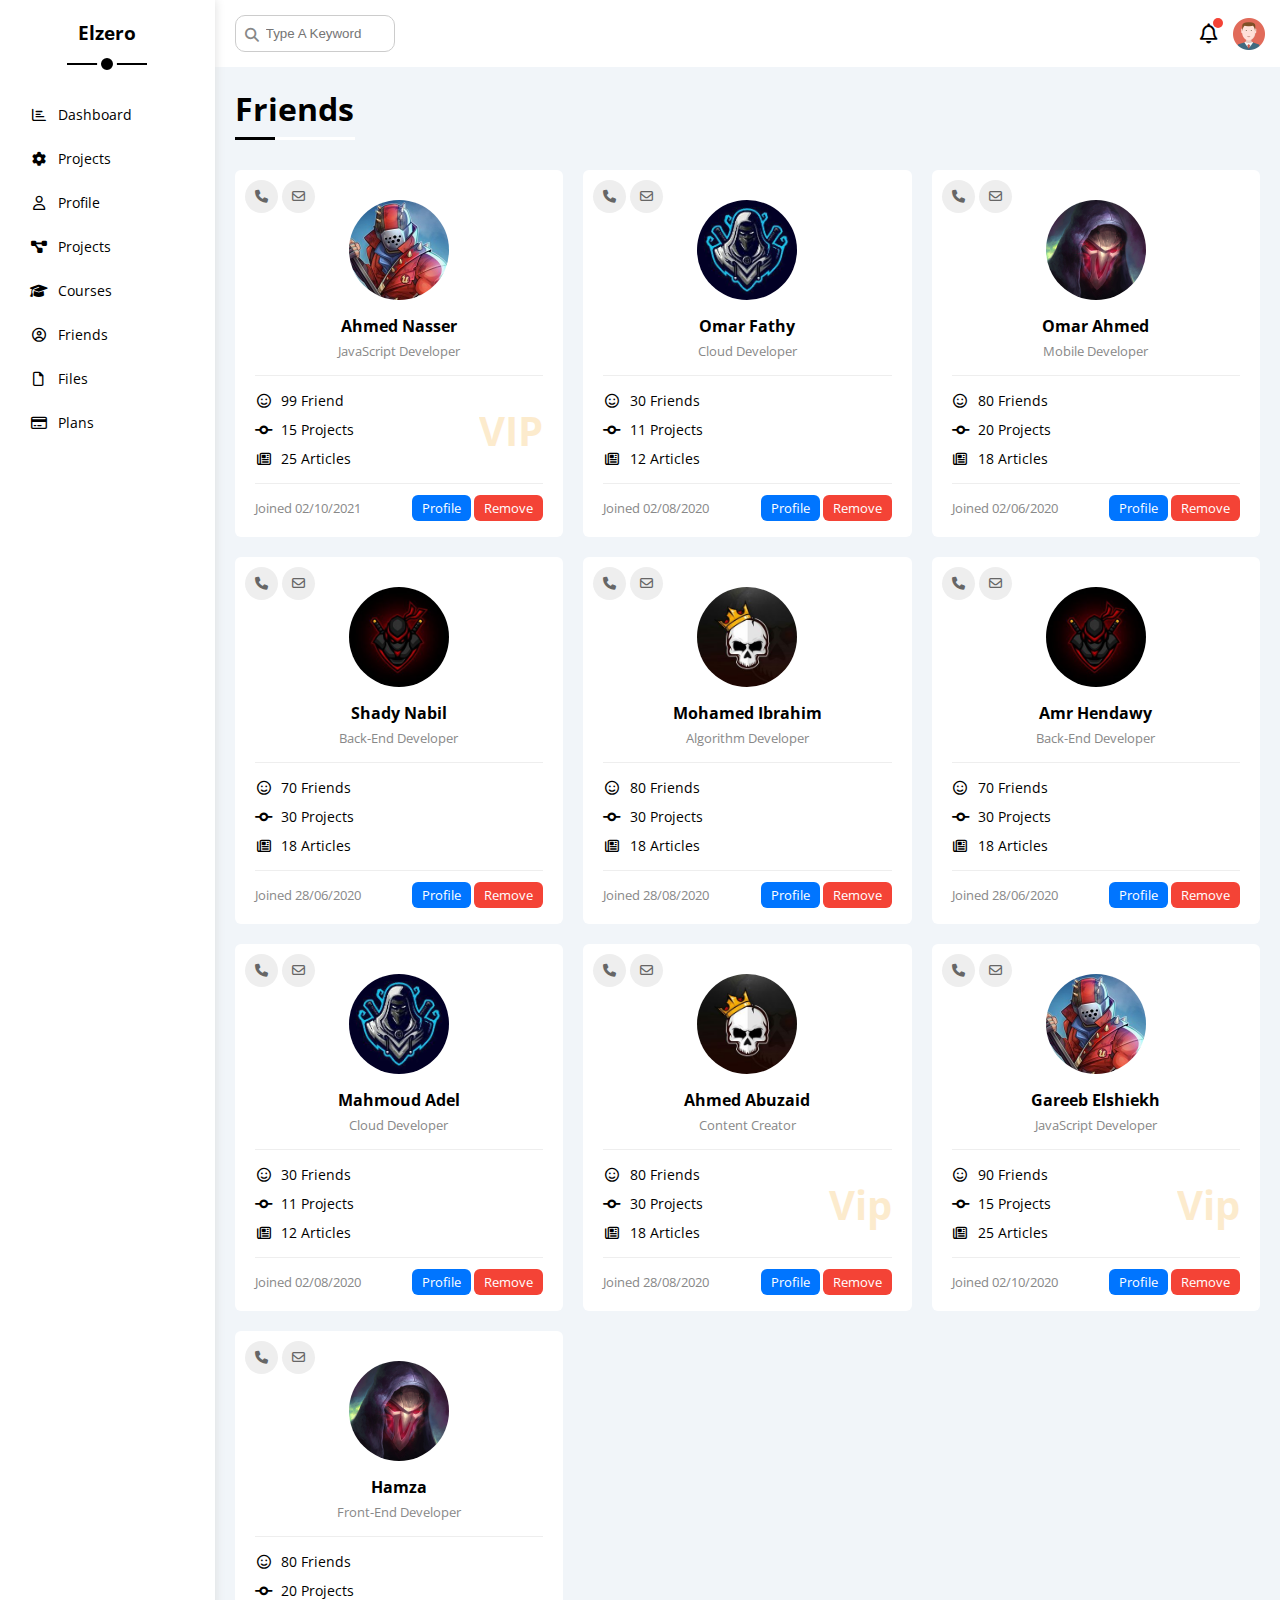
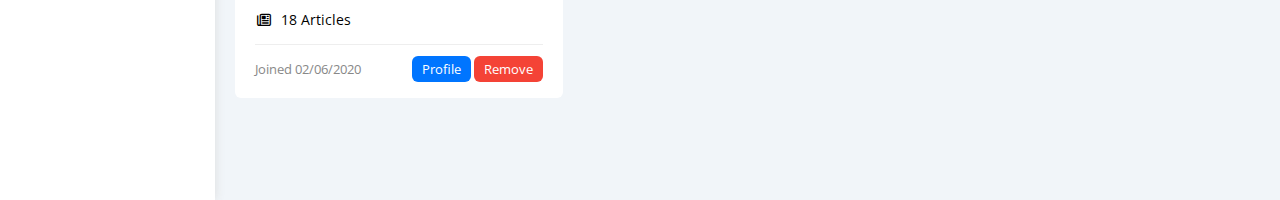
<file: friends.html>
<!DOCTYPE html>
<html lang="en">
  <head>
    <meta charset="UTF-8" />
    <meta http-equiv="X-UA-Compatible" content="IE=edge" />
    <meta name="viewport" content="width=device-width, initial-scale=1.0" />
    <title>Friends</title>
    <!-- Font Awesome Library -->
    <link rel="stylesheet" href="css/all.min.css" />
    <link rel="stylesheet" href="css/framework.css" />
    <!-- Main Template CSS File -->
    <link rel="stylesheet" href="css/style.css" />
    <!-- Google Fonts -->
    <link rel="preconnect" href="https://fonts.googleapis.com" />
    <link rel="preconnect" href="https://fonts.gstatic.com" crossorigin />
    <link
      href="https://fonts.googleapis.com/css2?family=Open+Sans:wght@300;500&display=swap"
      rel="stylesheet"
    />
  </head>
  <body>
    <div class="page d-flex">
      <div class="sidebar bg-white p-20 p-relative">
        <h3 class="p-relative txt-c mt-0">Elzero</h3>
        <ul>
          <li>
            <a
              class="d-flex align-center fs-14 c-black rad-6 p-10"
              href="index.html"
            >
              <i class="fa-regular fa-chart-bar fa-fw"></i>
              <span>Dashboard</span>
            </a>
          </li>
          <li>
            <a
              class="d-flex align-center fs-14 c-black rad-6 p-10"
              href="settings.html"
            >
              <i class="fa-solid fa-gear fa-fw"></i>
              <span>Projects</span>
            </a>
          </li>
          <li>
            <a
              class="d-flex align-center fs-14 c-black rad-6 p-10"
              href="profile.html"
            >
              <i class="fa-regular fa-user fa-fw"></i>
              <span>Profile</span>
            </a>
          </li>
          <li>
            <a
              class="d-flex align-center fs-14 c-black rad-6 p-10"
              href="projects.html"
            >
              <i class="fa-solid fa-diagram-project fa-fw"></i>
              <span>Projects</span>
            </a>
          </li>
          <li>
            <a
              class="d-flex align-center fs-14 c-black rad-6 p-10"
              href="courses.html"
            >
              <i class="fa-solid fa-graduation-cap fa-fw"></i>
              <span>Courses</span>
            </a>
          </li>
          <li>
            <a
              class="active d-flex align-center fs-14 c-black rad-6 p-10"
              href="friends.html"
            >
              <i class="fa-regular fa-circle-user fa-fw"></i>
              <span>Friends</span>
            </a>
          </li>
          <li>
            <a
              class="d-flex align-center fs-14 c-black rad-6 p-10"
              href="files.html"
            >
              <i class="fa-regular fa-file fa-fw"></i>
              <span>Files</span>
            </a>
          </li>
          <li>
            <a
              class="d-flex align-center fs-14 c-black rad-6 p-10"
              href="plans.html"
            >
              <i class="fa-regular fa-credit-card fa-fw"></i>
              <span>Plans</span>
            </a>
          </li>
        </ul>
      </div>
      <div class="content w-full">
        <!-- Start Head -->
        <div class="head bg-white p-15 between-flex">
          <div class="search p-relative">
            <input class="p-10" type="search" placeholder="Type A Keyword" />
          </div>
          <div class="icons d-flex align-center">
            <span class="notification p-relative">
              <i class="fa-regular fa-bell fa-lg"></i>
            </span>
            <img src="images/avatar.png" alt="" />
          </div>
        </div>
        <!-- End Head -->
        <h1 class="p-relative">Friends</h1>
        <div class="friends-page d-grid m-20 gap-20">
          <div class="friend bg-white rad-6 p-20 p-relative">
            <div class="contact">
              <i class="fa-solid fa-phone"></i>
              <i class="fa-regular fa-envelope"></i>
            </div>
            <div class="txt-c">
              <img
                class="rad-half mt-10 mb-10 w-100 h-100"
                src="images/friend-01.jpg"
                alt=""
              />
              <h4 class="m-0">Ahmed Nasser</h4>
              <p class="c-grey fs-13 mt-5 mb-0">JavaScript Developer</p>
            </div>
            <div class="icons fs-14 p-relative">
              <div class="mb-10">
                <i class="fa-regular fa-face-smile fa-fw"></i>
                <span>99 Friend</span>
              </div>
              <div class="mb-10">
                <i class="fa-solid fa-code-commit fa-fw"></i>
                <span>15 Projects</span>
              </div>
              <div>
                <i class="fa-regular fa-newspaper fa-fw"></i>
                <span>25 Articles</span>
              </div>
              <span class="vip fw-bold c-orange">VIP</span>
            </div>
            <div class="info between-flex fs-13">
              <span class="c-grey">Joined 02/10/2021</span>
              <div>
                <a class="bg-blue c-white btn-shape" href="profile.html"
                  >Profile</a
                >
                <a class="bg-red c-white btn-shape" href="#">Remove</a>
              </div>
            </div>
          </div>
          <div class="friend bg-white rad-6 p-20 p-relative">
            <div class="contact">
              <i class="fa-solid fa-phone"></i>
              <i class="fa-regular fa-envelope"></i>
            </div>
            <div class="txt-c">
              <img
                class="rad-half mt-10 mb-10 w-100 h-100"
                src="images/friend-02.jpg"
                alt=""
              />
              <h4 class="m-0">Omar Fathy</h4>
              <p class="c-grey fs-13 mt-5 mb-0">Cloud Developer</p>
            </div>
            <div class="icons fs-14 p-relative">
              <div class="mb-10">
                <i class="fa-regular fa-face-smile fa-fw"></i>
                <span>30 Friends</span>
              </div>
              <div class="mb-10">
                <i class="fa-solid fa-code-commit fa-fw"></i>
                <span>11 Projects</span>
              </div>
              <div>
                <i class="fa-regular fa-newspaper fa-fw"></i>
                <span>12 Articles</span>
              </div>
            </div>
            <div class="info between-flex fs-13">
              <span class="c-grey">Joined 02/08/2020</span>
              <div>
                <a class="bg-blue c-white btn-shape" href="profile.html"
                  >Profile</a
                >
                <a class="bg-red c-white btn-shape" href="">Remove</a>
              </div>
            </div>
          </div>
          <div class="friend bg-white rad-6 p-20 p-relative">
            <div class="contact">
              <i class="fa-solid fa-phone"></i>
              <i class="fa-regular fa-envelope"></i>
            </div>
            <div class="txt-c">
              <img
                class="rad-half mt-10 mb-10 w-100 h-100"
                src="images/friend-03.jpg"
                alt=""
              />
              <h4 class="m-0">Omar Ahmed</h4>
              <p class="c-grey fs-13 mt-5 mb-0">Mobile Developer</p>
            </div>
            <div class="icons fs-14 p-relative">
              <div class="mb-10">
                <i class="fa-regular fa-face-smile fa-fw"></i>
                <span>80 Friends</span>
              </div>
              <div class="mb-10">
                <i class="fa-solid fa-code-commit fa-fw"></i>
                <span>20 Projects</span>
              </div>
              <div>
                <i class="fa-regular fa-newspaper fa-fw"></i>
                <span>18 Articles</span>
              </div>
            </div>
            <div class="info between-flex fs-13">
              <span class="c-grey">Joined 02/06/2020</span>
              <div>
                <a class="bg-blue c-white btn-shape" href="profile.html"
                  >Profile</a
                >
                <a class="bg-red c-white btn-shape" href="">Remove</a>
              </div>
            </div>
          </div>
          <div class="friend bg-white rad-6 p-20 p-relative">
            <div class="contact">
              <i class="fa-solid fa-phone"></i>
              <i class="fa-regular fa-envelope"></i>
            </div>
            <div class="txt-c">
              <img
                class="rad-half mt-10 mb-10 w-100 h-100"
                src="images/friend-04.jpg"
                alt=""
              />
              <h4 class="m-0">Shady Nabil</h4>
              <p class="c-grey fs-13 mt-5 mb-0">Back-End Developer</p>
            </div>
            <div class="icons fs-14 p-relative">
              <div class="mb-10">
                <i class="fa-regular fa-face-smile fa-fw"></i>
                <span>70 Friends</span>
              </div>
              <div class="mb-10">
                <i class="fa-solid fa-code-commit fa-fw"></i>
                <span>30 Projects</span>
              </div>
              <div>
                <i class="fa-regular fa-newspaper fa-fw"></i>
                <span>18 Articles</span>
              </div>
            </div>
            <div class="info between-flex fs-13">
              <span class="c-grey">Joined 28/06/2020</span>
              <div>
                <a class="bg-blue c-white btn-shape" href="profile.html"
                  >Profile</a
                >
                <a class="bg-red c-white btn-shape" href="">Remove</a>
              </div>
            </div>
          </div>
          <div class="friend bg-white rad-6 p-20 p-relative">
            <div class="contact">
              <i class="fa-solid fa-phone"></i>
              <i class="fa-regular fa-envelope"></i>
            </div>
            <div class="txt-c">
              <img
                class="rad-half mt-10 mb-10 w-100 h-100"
                src="images/friend-05.jpg"
                alt=""
              />
              <h4 class="m-0">Mohamed Ibrahim</h4>
              <p class="c-grey fs-13 mt-5 mb-0">Algorithm Developer</p>
            </div>
            <div class="icons fs-14 p-relative">
              <div class="mb-10">
                <i class="fa-regular fa-face-smile fa-fw"></i>
                <span>80 Friends</span>
              </div>
              <div class="mb-10">
                <i class="fa-solid fa-code-commit fa-fw"></i>
                <span>30 Projects</span>
              </div>
              <div>
                <i class="fa-regular fa-newspaper fa-fw"></i>
                <span>18 Articles</span>
              </div>
            </div>
            <div class="info between-flex fs-13">
              <span class="c-grey">Joined 28/08/2020</span>
              <div>
                <a class="bg-blue c-white btn-shape" href="profile.html"
                  >Profile</a
                >
                <a class="bg-red c-white btn-shape" href="">Remove</a>
              </div>
            </div>
          </div>
          <div class="friend bg-white rad-6 p-20 p-relative">
            <div class="contact">
              <i class="fa-solid fa-phone"></i>
              <i class="fa-regular fa-envelope"></i>
            </div>
            <div class="txt-c">
              <img
                class="rad-half mt-10 mb-10 w-100 h-100"
                src="images/friend-04.jpg"
                alt=""
              />
              <h4 class="m-0">Amr Hendawy</h4>
              <p class="c-grey fs-13 mt-5 mb-0">Back-End Developer</p>
            </div>
            <div class="icons fs-14 p-relative">
              <div class="mb-10">
                <i class="fa-regular fa-face-smile fa-fw"></i>
                <span>70 Friends</span>
              </div>
              <div class="mb-10">
                <i class="fa-solid fa-code-commit fa-fw"></i>
                <span>30 Projects</span>
              </div>
              <div>
                <i class="fa-regular fa-newspaper fa-fw"></i>
                <span>18 Articles</span>
              </div>
            </div>
            <div class="info between-flex fs-13">
              <span class="c-grey">Joined 28/06/2020</span>
              <div>
                <a class="bg-blue c-white btn-shape" href="profile.html"
                  >Profile</a
                >
                <a class="bg-red c-white btn-shape" href="">Remove</a>
              </div>
            </div>
          </div>
          <div class="friend bg-white rad-6 p-20 p-relative">
            <div class="contact">
              <i class="fa-solid fa-phone"></i>
              <i class="fa-regular fa-envelope"></i>
            </div>
            <div class="txt-c">
              <img
                class="rad-half mt-10 mb-10 w-100 h-100"
                src="images/friend-02.jpg"
                alt=""
              />
              <h4 class="m-0">Mahmoud Adel</h4>
              <p class="c-grey fs-13 mt-5 mb-0">Cloud Developer</p>
            </div>
            <div class="icons fs-14 p-relative">
              <div class="mb-10">
                <i class="fa-regular fa-face-smile fa-fw"></i>
                <span>30 Friends</span>
              </div>
              <div class="mb-10">
                <i class="fa-solid fa-code-commit fa-fw"></i>
                <span>11 Projects</span>
              </div>
              <div>
                <i class="fa-regular fa-newspaper fa-fw"></i>
                <span>12 Articles</span>
              </div>
            </div>
            <div class="info between-flex fs-13">
              <span class="c-grey">Joined 02/08/2020</span>
              <div>
                <a class="bg-blue c-white btn-shape" href="profile.html"
                  >Profile</a
                >
                <a class="bg-red c-white btn-shape" href="">Remove</a>
              </div>
            </div>
          </div>
          <div class="friend bg-white rad-6 p-20 p-relative">
            <div class="contact">
              <i class="fa-solid fa-phone"></i>
              <i class="fa-regular fa-envelope"></i>
            </div>
            <div class="txt-c">
              <img
                class="rad-half mt-10 mb-10 w-100 h-100"
                src="images/friend-05.jpg"
                alt=""
              />
              <h4 class="m-0">Ahmed Abuzaid</h4>
              <p class="c-grey fs-13 mt-5 mb-0">Content Creator</p>
            </div>
            <div class="icons fs-14 p-relative">
              <div class="mb-10">
                <i class="fa-regular fa-face-smile fa-fw"></i>
                <span>80 Friends</span>
              </div>
              <div class="mb-10">
                <i class="fa-solid fa-code-commit fa-fw"></i>
                <span>30 Projects</span>
              </div>
              <div>
                <i class="fa-regular fa-newspaper fa-fw"></i>
                <span>18 Articles</span>
              </div>
              <span class="vip fw-bold c-orange">Vip</span>
            </div>
            <div class="info between-flex fs-13">
              <span class="c-grey">Joined 28/08/2020</span>
              <div>
                <a class="bg-blue c-white btn-shape" href="profile.html"
                  >Profile</a
                >
                <a class="bg-red c-white btn-shape" href="">Remove</a>
              </div>
            </div>
          </div>
          <div class="friend bg-white rad-6 p-20 p-relative">
            <div class="contact">
              <i class="fa-solid fa-phone"></i>
              <i class="fa-regular fa-envelope"></i>
            </div>
            <div class="txt-c">
              <img
                class="rad-half mt-10 mb-10 w-100 h-100"
                src="images/friend-01.jpg"
                alt=""
              />
              <h4 class="m-0">Gareeb Elshiekh</h4>
              <p class="c-grey fs-13 mt-5 mb-0">JavaScript Developer</p>
            </div>
            <div class="icons fs-14 p-relative">
              <div class="mb-10">
                <i class="fa-regular fa-face-smile fa-fw"></i>
                <span>90 Friends</span>
              </div>
              <div class="mb-10">
                <i class="fa-solid fa-code-commit fa-fw"></i>
                <span>15 Projects</span>
              </div>
              <div>
                <i class="fa-regular fa-newspaper fa-fw"></i>
                <span>25 Articles</span>
              </div>
              <span class="vip fw-bold c-orange">Vip</span>
            </div>
            <div class="info between-flex fs-13">
              <span class="c-grey">Joined 02/10/2020</span>
              <div>
                <a class="bg-blue c-white btn-shape" href="profile.html"
                  >Profile</a
                >
                <a class="bg-red c-white btn-shape" href="">Remove</a>
              </div>
            </div>
          </div>
          <div class="friend bg-white rad-6 p-20 p-relative">
            <div class="contact">
              <i class="fa-solid fa-phone"></i>
              <i class="fa-regular fa-envelope"></i>
            </div>
            <div class="txt-c">
              <img
                class="rad-half mt-10 mb-10 w-100 h-100"
                src="images/friend-03.jpg"
                alt=""
              />
              <h4 class="m-0">Hamza</h4>
              <p class="c-grey fs-13 mt-5 mb-0">Front-End Developer</p>
            </div>
            <div class="icons fs-14 p-relative">
              <div class="mb-10">
                <i class="fa-regular fa-face-smile fa-fw"></i>
                <span>80 Friends</span>
              </div>
              <div class="mb-10">
                <i class="fa-solid fa-code-commit fa-fw"></i>
                <span>20 Projects</span>
              </div>
              <div>
                <i class="fa-regular fa-newspaper fa-fw"></i>
                <span>18 Articles</span>
              </div>
            </div>
            <div class="info between-flex fs-13">
              <span class="c-grey">Joined 02/06/2020</span>
              <div>
                <a class="bg-blue c-white btn-shape" href="profile.html"
                  >Profile</a
                >
                <a class="bg-red c-white btn-shape" href="">Remove</a>
              </div>
            </div>
          </div>
        </div>
      </div>
    </div>
  </body>
</html>
</file>
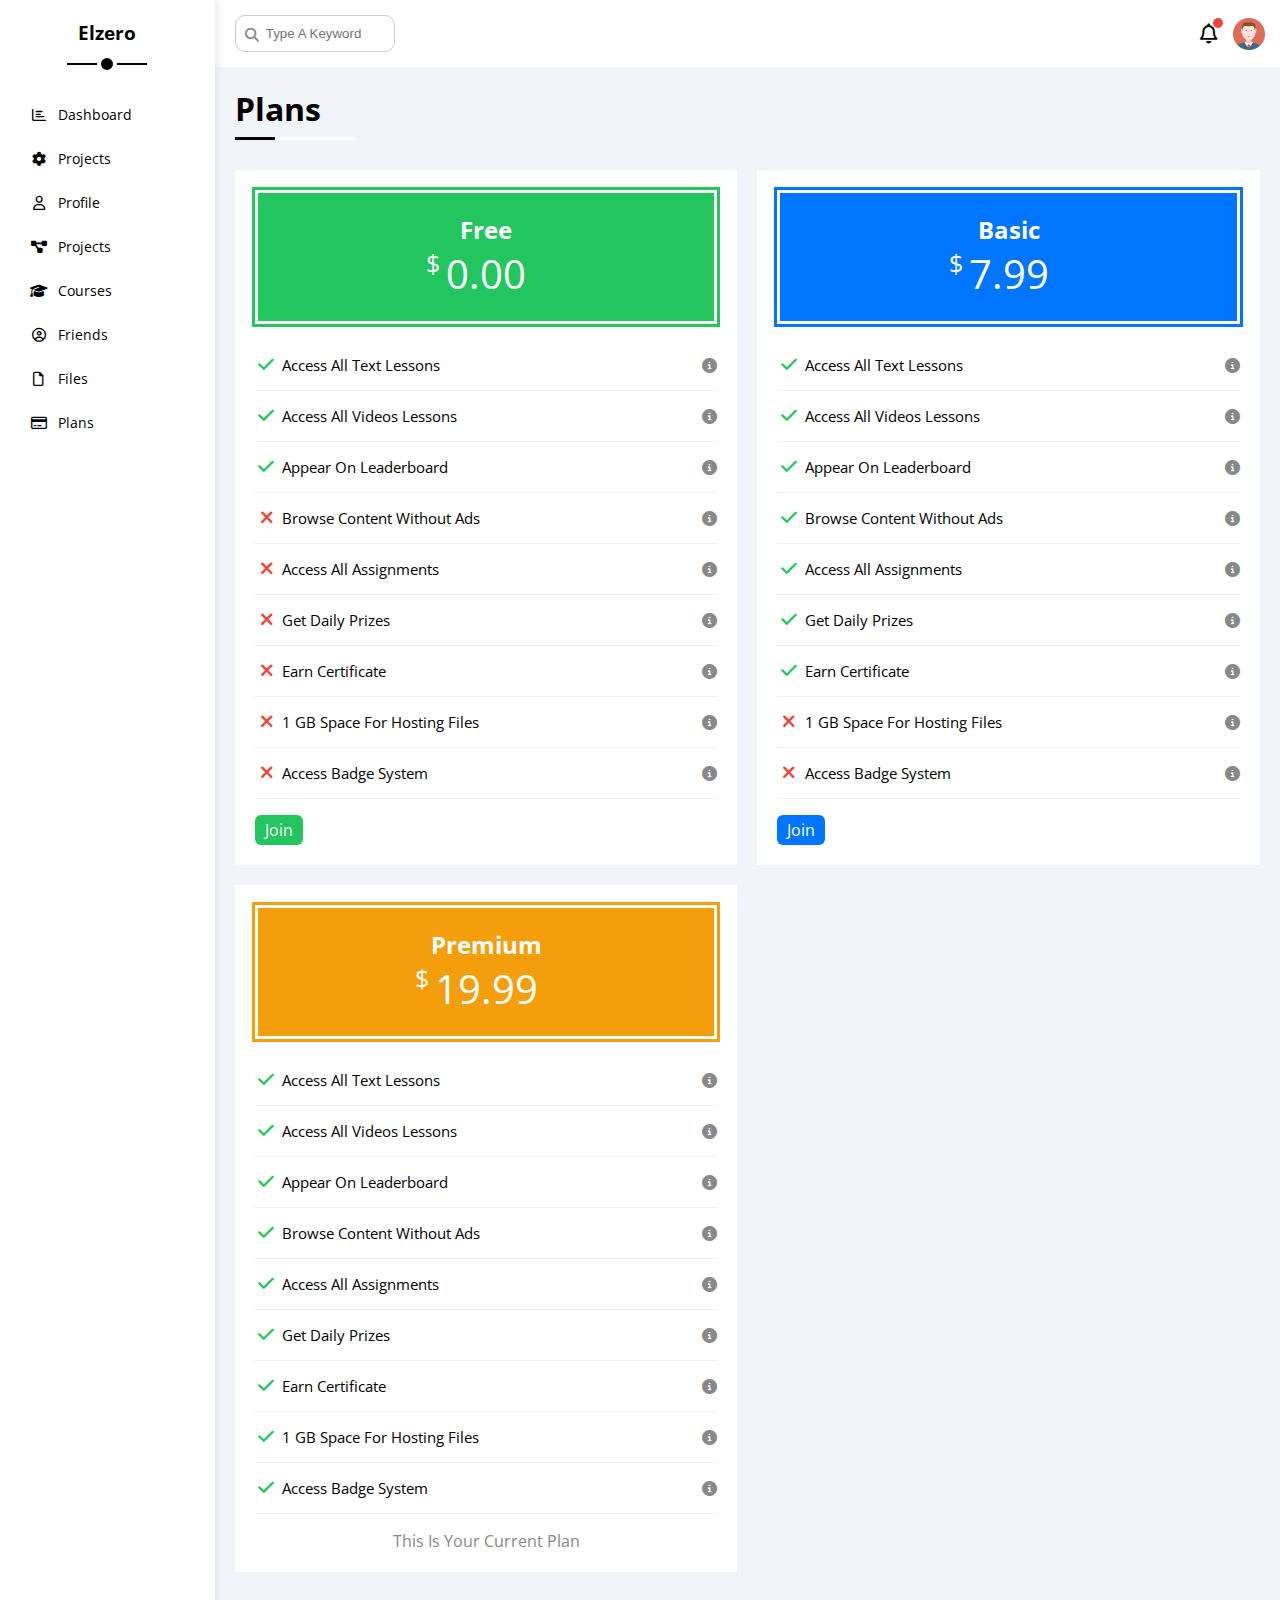
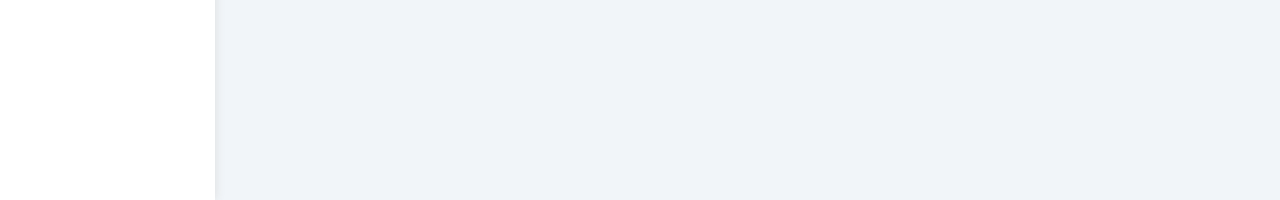
<file: plans.html>
<!DOCTYPE html>
<html lang="en">
  <head>
    <meta charset="UTF-8" />
    <meta http-equiv="X-UA-Compatible" content="IE=edge" />
    <meta name="viewport" content="width=device-width, initial-scale=1.0" />
    <title>Plans</title>
    <!-- Font Awesome Library -->
    <link rel="stylesheet" href="css/all.min.css" />
    <link rel="stylesheet" href="css/framework.css" />
    <!-- Main Template CSS File -->
    <link rel="stylesheet" href="css/style.css" />
    <!-- Google Fonts -->
    <link rel="preconnect" href="https://fonts.googleapis.com" />
    <link rel="preconnect" href="https://fonts.gstatic.com" crossorigin />
    <link
      href="https://fonts.googleapis.com/css2?family=Open+Sans:wght@300;500&display=swap"
      rel="stylesheet"
    />
  </head>
  <body>
    <div class="page d-flex">
      <div class="sidebar bg-white p-20 p-relative">
        <h3 class="p-relative txt-c mt-0">Elzero</h3>
        <ul>
          <li>
            <a
              class="d-flex align-center fs-14 c-black rad-6 p-10"
              href="index.html"
            >
              <i class="fa-regular fa-chart-bar fa-fw"></i>
              <span>Dashboard</span>
            </a>
          </li>
          <li>
            <a
              class="d-flex align-center fs-14 c-black rad-6 p-10"
              href="settings.html"
            >
              <i class="fa-solid fa-gear fa-fw"></i>
              <span>Projects</span>
            </a>
          </li>
          <li>
            <a
              class="d-flex align-center fs-14 c-black rad-6 p-10"
              href="profile.html"
            >
              <i class="fa-regular fa-user fa-fw"></i>
              <span>Profile</span>
            </a>
          </li>
          <li>
            <a
              class="d-flex align-center fs-14 c-black rad-6 p-10"
              href="projects.html"
            >
              <i class="fa-solid fa-diagram-project fa-fw"></i>
              <span>Projects</span>
            </a>
          </li>
          <li>
            <a
              class="d-flex align-center fs-14 c-black rad-6 p-10"
              href="courses.html"
            >
              <i class="fa-solid fa-graduation-cap fa-fw"></i>
              <span>Courses</span>
            </a>
          </li>
          <li>
            <a
              class="d-flex align-center fs-14 c-black rad-6 p-10"
              href="friends.html"
            >
              <i class="fa-regular fa-circle-user fa-fw"></i>
              <span>Friends</span>
            </a>
          </li>
          <li>
            <a
              class="d-flex align-center fs-14 c-black rad-6 p-10"
              href="files.html"
            >
              <i class="fa-regular fa-file fa-fw"></i>
              <span>Files</span>
            </a>
          </li>
          <li>
            <a
              class="active d-flex align-center fs-14 c-black rad-6 p-10"
              href="plans.html"
            >
              <i class="fa-regular fa-credit-card fa-fw"></i>
              <span>Plans</span>
            </a>
          </li>
        </ul>
      </div>
      <div class="content w-full">
        <!-- Start Head -->
        <div class="head bg-white p-15 between-flex">
          <div class="search p-relative">
            <input class="p-10" type="search" placeholder="Type A Keyword" />
          </div>
          <div class="icons d-flex align-center">
            <span class="notification p-relative">
              <i class="fa-regular fa-bell fa-lg"></i>
            </span>
            <img src="images/avatar.png" alt="" />
          </div>
        </div>
        <!-- End Head -->
        <h1 class="p-relative">Plans</h1>
        <div class="plans-page d-grid m-20 gap-20">
          <div class="plan green bg-white p-20">
            <div class="top bg-green txt-c p-20">
              <h2 class="m-0 c-white">Free</h2>
              <div class="price c-white"><span>$</span>0.00</div>
            </div>
            <ul>
              <li>
                <i class="fa-solid fa-check fa-fw yes"></i>
                <span>Access All Text Lessons</span>
                <i class="fa-solid fa-circle-info help"></i>
              </li>
              <li>
                <i class="fa-solid fa-check fa-fw yes"></i>
                <span>Access All Videos Lessons</span>
                <i class="fa-solid fa-circle-info help"></i>
              </li>
              <li>
                <i class="fa-solid fa-check fa-fw yes"></i>
                <span>Appear On Leaderboard</span>
                <i class="fa-solid fa-circle-info help"></i>
              </li>
              <li>
                <i class="fa-solid fa-xmark fa-fw"></i>
                <span>Browse Content Without Ads</span>
                <i class="fa-solid fa-circle-info help"></i>
              </li>
              <li>
                <i class="fa-solid fa-xmark fa-fw"></i>
                <span>Access All Assignments</span>
                <i class="fa-solid fa-circle-info help"></i>
              </li>
              <li>
                <i class="fa-solid fa-xmark fa-fw"></i>
                <span>Get Daily Prizes</span>
                <i class="fa-solid fa-circle-info help"></i>
              </li>
              <li>
                <i class="fa-solid fa-xmark fa-fw"></i>
                <span>Earn Certificate</span>
                <i class="fa-solid fa-circle-info help"></i>
              </li>
              <li>
                <i class="fa-solid fa-xmark fa-fw"></i>
                <span>1 GB Space For Hosting Files</span>
                <i class="fa-solid fa-circle-info help"></i>
              </li>
              <li>
                <i class="fa-solid fa-xmark fa-fw"></i>
                <span>Access Badge System</span>
                <i class="fa-solid fa-circle-info help"></i>
              </li>
            </ul>
            <a href="#" class="btn-shape bg-green c-white d-block w-fit"
              >Join</a
            >
          </div>
          <!-- Start Plan -->
          <div class="plan blue bg-white p-20">
            <div class="top bg-blue txt-c p-20">
              <h2 class="m-0 c-white">Basic</h2>
              <div class="price c-white"><span>$</span>7.99</div>
            </div>
            <ul class="list-none p-0">
              <li>
                <i class="fa-solid fa-check fa-fw yes"></i>
                <span>Access All Text Lessons</span>
                <i class="fa-solid fa-circle-info help"></i>
              </li>
              <li>
                <i class="fa-solid fa-check fa-fw yes"></i>
                <span>Access All Videos Lessons</span>
                <i class="fa-solid fa-circle-info help"></i>
              </li>
              <li>
                <i class="fa-solid fa-check fa-fw yes"></i>
                <span>Appear On Leaderboard</span>
                <i class="fa-solid fa-circle-info help"></i>
              </li>
              <li>
                <i class="fa-solid fa-check fa-fw yes"></i>
                <span>Browse Content Without Ads</span>
                <i class="fa-solid fa-circle-info help"></i>
              </li>
              <li>
                <i class="fa-solid fa-check fa-fw yes"></i>
                <span>Access All Assignments</span>
                <i class="fa-solid fa-circle-info help"></i>
              </li>
              <li>
                <i class="fa-solid fa-check fa-fw yes"></i>
                <span>Get Daily Prizes</span>
                <i class="fa-solid fa-circle-info help"></i>
              </li>
              <li>
                <i class="fa-solid fa-check fa-fw yes"></i>
                <span>Earn Certificate</span>
                <i class="fa-solid fa-circle-info help"></i>
              </li>
              <li>
                <i class="fa-solid fa-xmark fa-fw"></i>
                <span>1 GB Space For Hosting Files</span>
                <i class="fa-solid fa-circle-info help"></i>
              </li>
              <li>
                <i class="fa-solid fa-xmark fa-fw"></i>
                <span>Access Badge System</span>
                <i class="fa-solid fa-circle-info help"></i>
              </li>
            </ul>
            <a href="#" class="btn-shape bg-blue c-white d-block w-fit">Join</a>
          </div>
          <!-- End Plan -->
          <!-- Start Plan -->
          <div class="plan orange bg-white p-20">
            <div class="top bg-orange txt-c p-20">
              <h2 class="m-0 c-white">Premium</h2>
              <div class="price c-white"><span>$</span>19.99</div>
            </div>
            <ul class="list-none p-0">
              <li>
                <i class="fa-solid fa-check fa-fw yes"></i>
                <span>Access All Text Lessons</span>
                <i class="fa-solid fa-circle-info help"></i>
              </li>
              <li>
                <i class="fa-solid fa-check fa-fw yes"></i>
                <span>Access All Videos Lessons</span>
                <i class="fa-solid fa-circle-info help"></i>
              </li>
              <li>
                <i class="fa-solid fa-check fa-fw yes"></i>
                <span>Appear On Leaderboard</span>
                <i class="fa-solid fa-circle-info help"></i>
              </li>
              <li>
                <i class="fa-solid fa-check fa-fw yes"></i>
                <span>Browse Content Without Ads</span>
                <i class="fa-solid fa-circle-info help"></i>
              </li>
              <li>
                <i class="fa-solid fa-check fa-fw yes"></i>
                <span>Access All Assignments</span>
                <i class="fa-solid fa-circle-info help"></i>
              </li>
              <li>
                <i class="fa-solid fa-check fa-fw yes"></i>
                <span>Get Daily Prizes</span>
                <i class="fa-solid fa-circle-info help"></i>
              </li>
              <li>
                <i class="fa-solid fa-check fa-fw yes"></i>
                <span>Earn Certificate</span>
                <i class="fa-solid fa-circle-info help"></i>
              </li>
              <li>
                <i class="fa-solid fa-check fa-fw yes"></i>
                <span>1 GB Space For Hosting Files</span>
                <i class="fa-solid fa-circle-info help"></i>
              </li>
              <li>
                <i class="fa-solid fa-check fa-fw yes"></i>
                <span>Access Badge System</span>
                <i class="fa-solid fa-circle-info help"></i>
              </li>
            </ul>
            <p class="c-grey m-0 txt-c">This Is Your Current Plan</p>
          </div>
          <!-- End Plan -->
        </div>
      </div>
    </div>
  </body>
</html>
</file>
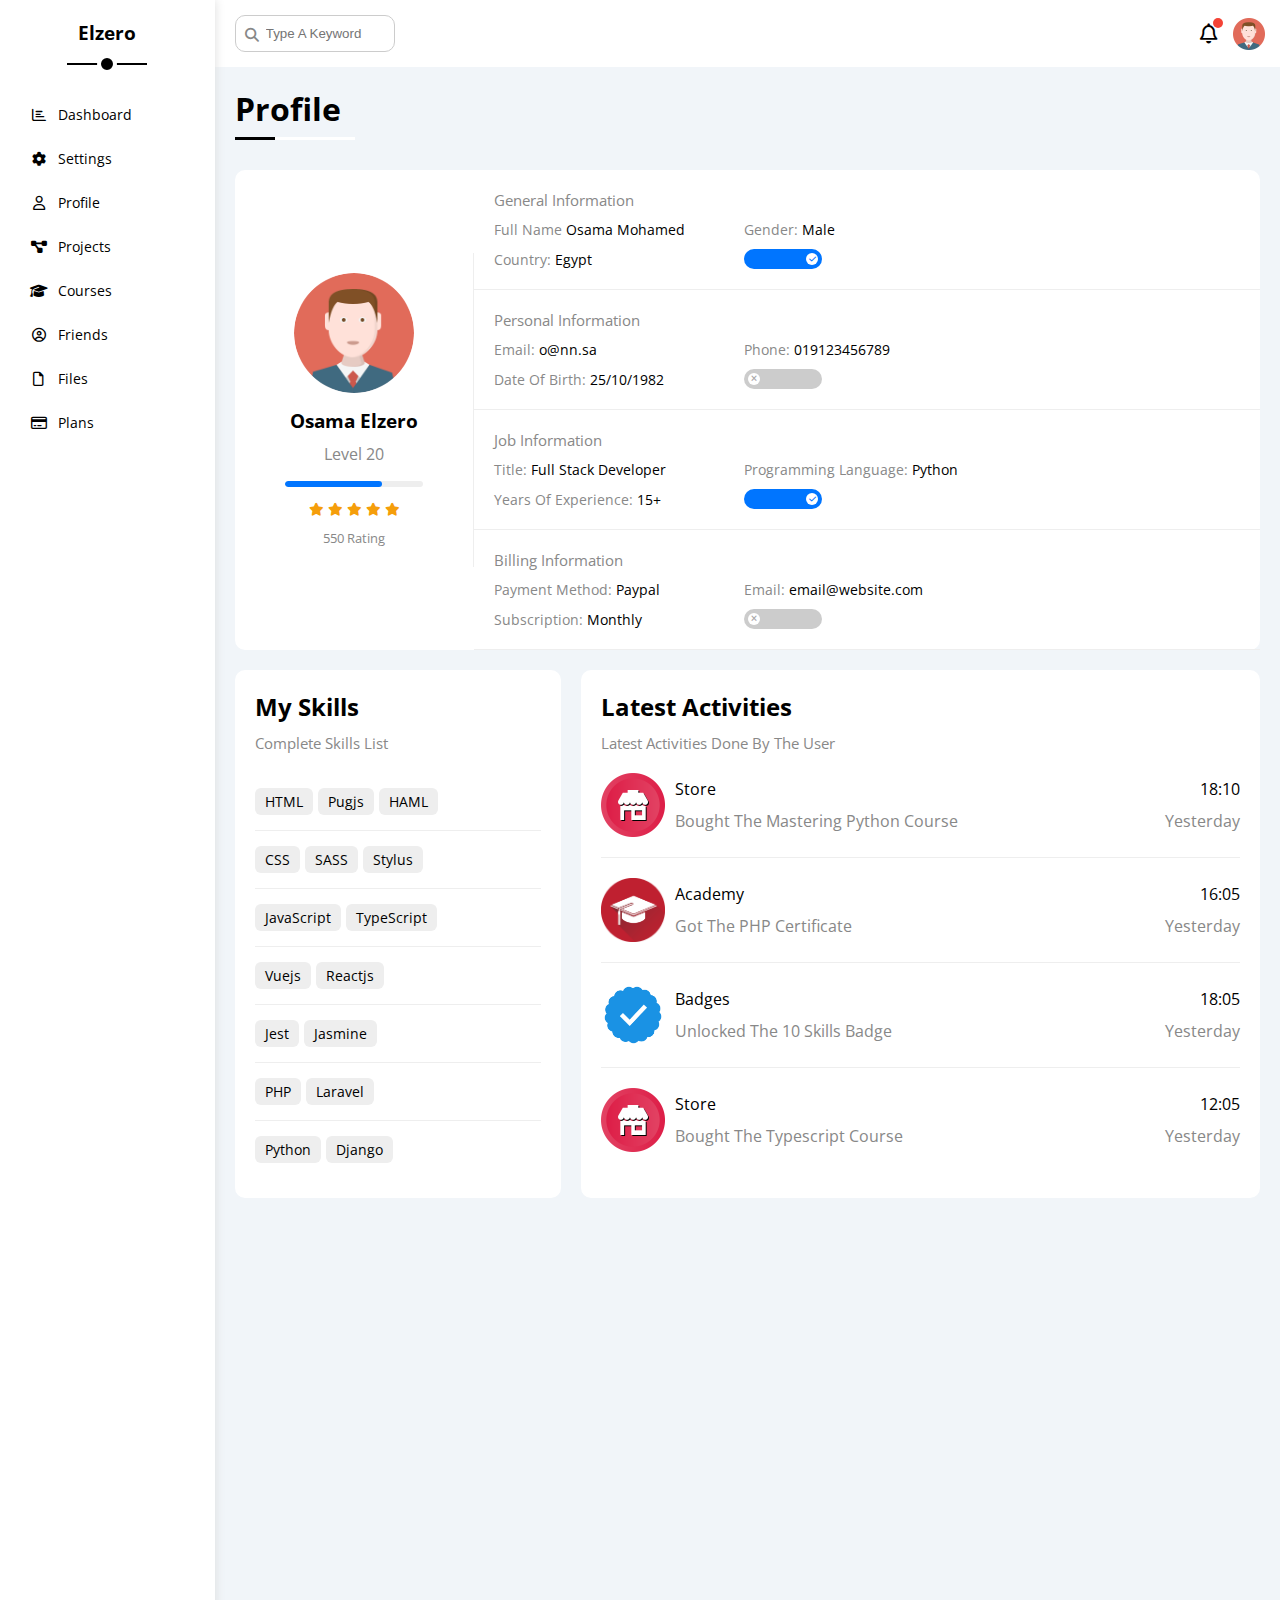
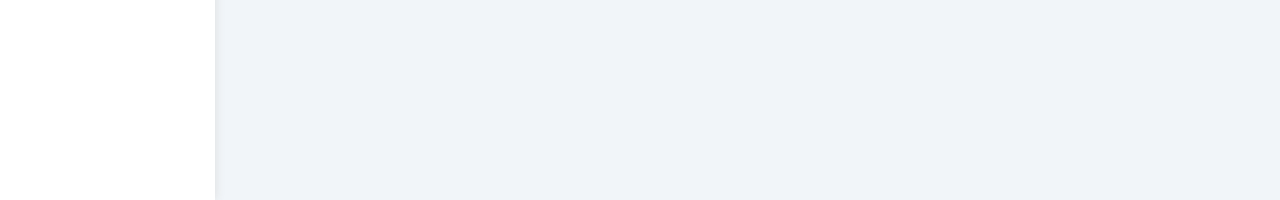
<file: profile.html>
<!DOCTYPE html>
<html lang="en">
  <head>
    <meta charset="UTF-8" />
    <meta http-equiv="X-UA-Compatible" content="IE=edge" />
    <meta name="viewport" content="width=device-width, initial-scale=1.0" />
    <title>Profile</title>
    <!-- Font Awesome Library -->
    <link rel="stylesheet" href="css/all.min.css" />
    <link rel="stylesheet" href="css/framework.css" />
    <!-- Main Template CSS File -->
    <link rel="stylesheet" href="css/style.css" />
    <!-- Google Fonts -->
    <link rel="preconnect" href="https://fonts.googleapis.com" />
    <link rel="preconnect" href="https://fonts.gstatic.com" crossorigin />
    <link
      href="https://fonts.googleapis.com/css2?family=Open+Sans:wght@300;500&display=swap"
      rel="stylesheet"
    />
  </head>
  <body>
    <div class="page d-flex">
      <div class="sidebar bg-white p-20 p-relative">
        <h3 class="p-relative txt-c mt-0">Elzero</h3>
        <ul>
          <li>
            <a
              class="d-flex align-center fs-14 c-black rad-6 p-10"
              href="index.html"
            >
              <i class="fa-regular fa-chart-bar fa-fw"></i>
              <span>Dashboard</span>
            </a>
          </li>
          <li>
            <a
              class="d-flex align-center fs-14 c-black rad-6 p-10"
              href="settings.html"
            >
              <i class="fa-solid fa-gear fa-fw"></i>
              <span>Settings</span>
            </a>
          </li>
          <li>
            <a
              class="active d-flex align-center fs-14 c-black rad-6 p-10"
              href="profile.html"
            >
              <i class="fa-regular fa-user fa-fw"></i>
              <span>Profile</span>
            </a>
          </li>
          <li>
            <a
              class="d-flex align-center fs-14 c-black rad-6 p-10"
              href="projects.html"
            >
              <i class="fa-solid fa-diagram-project fa-fw"></i>
              <span>Projects</span>
            </a>
          </li>
          <li>
            <a
              class="d-flex align-center fs-14 c-black rad-6 p-10"
              href="courses.html"
            >
              <i class="fa-solid fa-graduation-cap fa-fw"></i>
              <span>Courses</span>
            </a>
          </li>
          <li>
            <a
              class="d-flex align-center fs-14 c-black rad-6 p-10"
              href="friends.html"
            >
              <i class="fa-regular fa-circle-user fa-fw"></i>
              <span>Friends</span>
            </a>
          </li>
          <li>
            <a
              class="d-flex align-center fs-14 c-black rad-6 p-10"
              href="files.html"
            >
              <i class="fa-regular fa-file fa-fw"></i>
              <span>Files</span>
            </a>
          </li>
          <li>
            <a
              class="d-flex align-center fs-14 c-black rad-6 p-10"
              href="plans.html"
            >
              <i class="fa-regular fa-credit-card fa-fw"></i>
              <span>Plans</span>
            </a>
          </li>
        </ul>
      </div>
      <div class="content w-full">
        <!-- Start Head -->
        <div class="head bg-white p-15 between-flex">
          <div class="search p-relative">
            <input class="p-10" type="search" placeholder="Type A Keyword" />
          </div>
          <div class="icons d-flex align-center">
            <span class="notification p-relative">
              <i class="fa-regular fa-bell fa-lg"></i>
            </span>
            <img src="images/avatar.png" alt="" />
          </div>
        </div>
        <!-- End Head -->
        <h1 class="p-relative">Profile</h1>
        <div class="profile-page m-20">
          <!-- Start Overview -->
          <div class="overview bg-white rad-10 d-flex align-center">
            <div class="avatar-box txt-c p-20">
              <img class="rad-half mb-10" src="images/avatar.png" alt="" />
              <h3 class="m-0">Osama Elzero</h3>
              <p class="c-grey mt-10">Level 20</p>
              <div class="level rad-6 bg-eee p-relative">
                <span style="width: 70%"></span>
              </div>
              <div class="rating mt-10 mb-10">
                <i class="fa-solid fa-star c-orange fs-13"></i>
                <i class="fa-solid fa-star c-orange fs-13"></i>
                <i class="fa-solid fa-star c-orange fs-13"></i>
                <i class="fa-solid fa-star c-orange fs-13"></i>
                <i class="fa-solid fa-star c-orange fs-13"></i>
              </div>
              <p class="c-grey m-0 fs-13">550 Rating</p>
            </div>
            <div class="info-box w-full txt-c-mobile">
              <!-- Start Information Row -->
              <div class="box p-20 d-flex align-center">
                <h4 class="c-grey fs-15 m-0 w-full">General Information</h4>
                <div class="fs-14">
                  <span class="c-grey">Full Name</span>
                  <span>Osama Mohamed</span>
                </div>
                <div class="fs-14">
                  <span class="c-grey">Gender:</span>
                  <span>Male</span>
                </div>
                <div class="fs-14">
                  <span class="c-grey">Country:</span>
                  <span>Egypt</span>
                </div>
                <div class="fs-14">
                  <label>
                    <input class="toggle-checkbox" type="checkbox" checked />
                    <div class="toggle-switch"></div>
                  </label>
                </div>
              </div>
              <!-- End Information Row -->
              <!-- Start Information Row -->
              <div class="box p-20 d-flex align-center">
                <h4 class="c-grey w-full fs-15 m-0">Personal Information</h4>
                <div class="fs-14">
                  <span class="c-grey">Email:</span>
                  <span>o@nn.sa</span>
                </div>
                <div class="fs-14">
                  <span class="c-grey">Phone:</span>
                  <span>019123456789</span>
                </div>
                <div class="fs-14">
                  <span class="c-grey">Date Of Birth:</span>
                  <span>25/10/1982</span>
                </div>
                <div class="fs-14">
                  <label>
                    <input class="toggle-checkbox" type="checkbox" />
                    <div class="toggle-switch"></div>
                  </label>
                </div>
              </div>
              <!-- End Information Row -->
              <!-- Start Information Row -->
              <div class="box p-20 d-flex align-center">
                <h4 class="c-grey w-full fs-15 m-0">Job Information</h4>
                <div class="fs-14">
                  <span class="c-grey">Title:</span>
                  <span>Full Stack Developer</span>
                </div>
                <div class="fs-14">
                  <span class="c-grey">Programming Language:</span>
                  <span>Python</span>
                </div>
                <div class="fs-14">
                  <span class="c-grey">Years Of Experience:</span>
                  <span>15+</span>
                </div>
                <div class="fs-14">
                  <label>
                    <input class="toggle-checkbox" type="checkbox" checked />
                    <div class="toggle-switch"></div>
                  </label>
                </div>
              </div>
              <!-- End Information Row -->
              <!-- Start Information Row -->
              <div class="box p-20 d-flex align-center">
                <h4 class="c-grey w-full fs-15 m-0">Billing Information</h4>
                <div class="fs-14">
                  <span class="c-grey">Payment Method:</span>
                  <span>Paypal</span>
                </div>
                <div class="fs-14">
                  <span class="c-grey">Email:</span>
                  <span>email@website.com</span>
                </div>
                <div class="fs-14">
                  <span class="c-grey">Subscription:</span>
                  <span>Monthly</span>
                </div>
                <div class="fs-14">
                  <label>
                    <input class="toggle-checkbox" type="checkbox" />
                    <div class="toggle-switch"></div>
                  </label>
                </div>
              </div>
              <!-- End Information Row -->
            </div>
          </div>
          <!-- End Overview -->
          <!-- Start Other Data -->
          <div class="other-data d-flex gap-20">
            <div class="skills-card p-20 bg-white rad-10 mt-20">
              <h2 class="mt-0 mb-10">My Skills</h2>
              <p class="mt-0 mb-20 c-grey fs-15">Complete Skills List</p>
              <ul class="m-0 txt-c-mobile">
                <li><span>HTML</span><span>Pugjs</span><span>HAML</span></li>
                <li><span>CSS</span><span>SASS</span><span>Stylus</span></li>
                <li><span>JavaScript</span><span>TypeScript</span></li>
                <li><span>Vuejs</span><span>Reactjs</span></li>
                <li><span>Jest</span><span>Jasmine</span></li>
                <li><span>PHP</span><span>Laravel</span></li>
                <li><span>Python</span><span>Django</span></li>
              </ul>
            </div>
            <div class="activities p-20 bg-white rad-10 mt-20">
              <h2 class="mt-0 mb-10">Latest Activities</h2>
              <p class="mt-0 mb-20 c-grey fs-15">
                Latest Activities Done By The User
              </p>
              <div class="activity d-flex align-center txt-c-mobile">
                <img src="images/activity-01.png" alt="" />
                <div class="info">
                  <span class="d-block mb-10">Store</span>
                  <span class="c-grey">Bought The Mastering Python Course</span>
                </div>
                <div class="date">
                  <span class="d-block mb-10">18:10</span>
                  <span class="c-grey">Yesterday</span>
                </div>
              </div>
              <div class="activity d-flex align-center txt-c-mobile">
                <img src="images/activity-02.png" alt="" />
                <div class="info">
                  <span class="d-block mb-10">Academy</span>
                  <span class="c-grey">Got The PHP Certificate</span>
                </div>
                <div class="date">
                  <span class="d-block mb-10">16:05</span>
                  <span class="c-grey">Yesterday</span>
                </div>
              </div>
              <div class="activity d-flex align-center txt-c-mobile">
                <img src="images/activity-03.png" alt="" />
                <div class="info">
                  <span class="d-block mb-10">Badges</span>
                  <span class="c-grey">Unlocked The 10 Skills Badge</span>
                </div>
                <div class="date">
                  <span class="d-block mb-10">18:05</span>
                  <span class="c-grey">Yesterday</span>
                </div>
              </div>
              <div class="activity d-flex align-center txt-c-mobile">
                <img src="images/activity-01.png" alt="" />
                <div class="info">
                  <span class="d-block mb-10">Store</span>
                  <span class="c-grey">Bought The Typescript Course</span>
                </div>
                <div class="date">
                  <span class="d-block mb-10">12:05</span>
                  <span class="c-grey">Yesterday</span>
                </div>
              </div>
            </div>
          </div>
          <!-- End Other Data -->
        </div>
      </div>
    </div>
  </body>
</html>
</file>
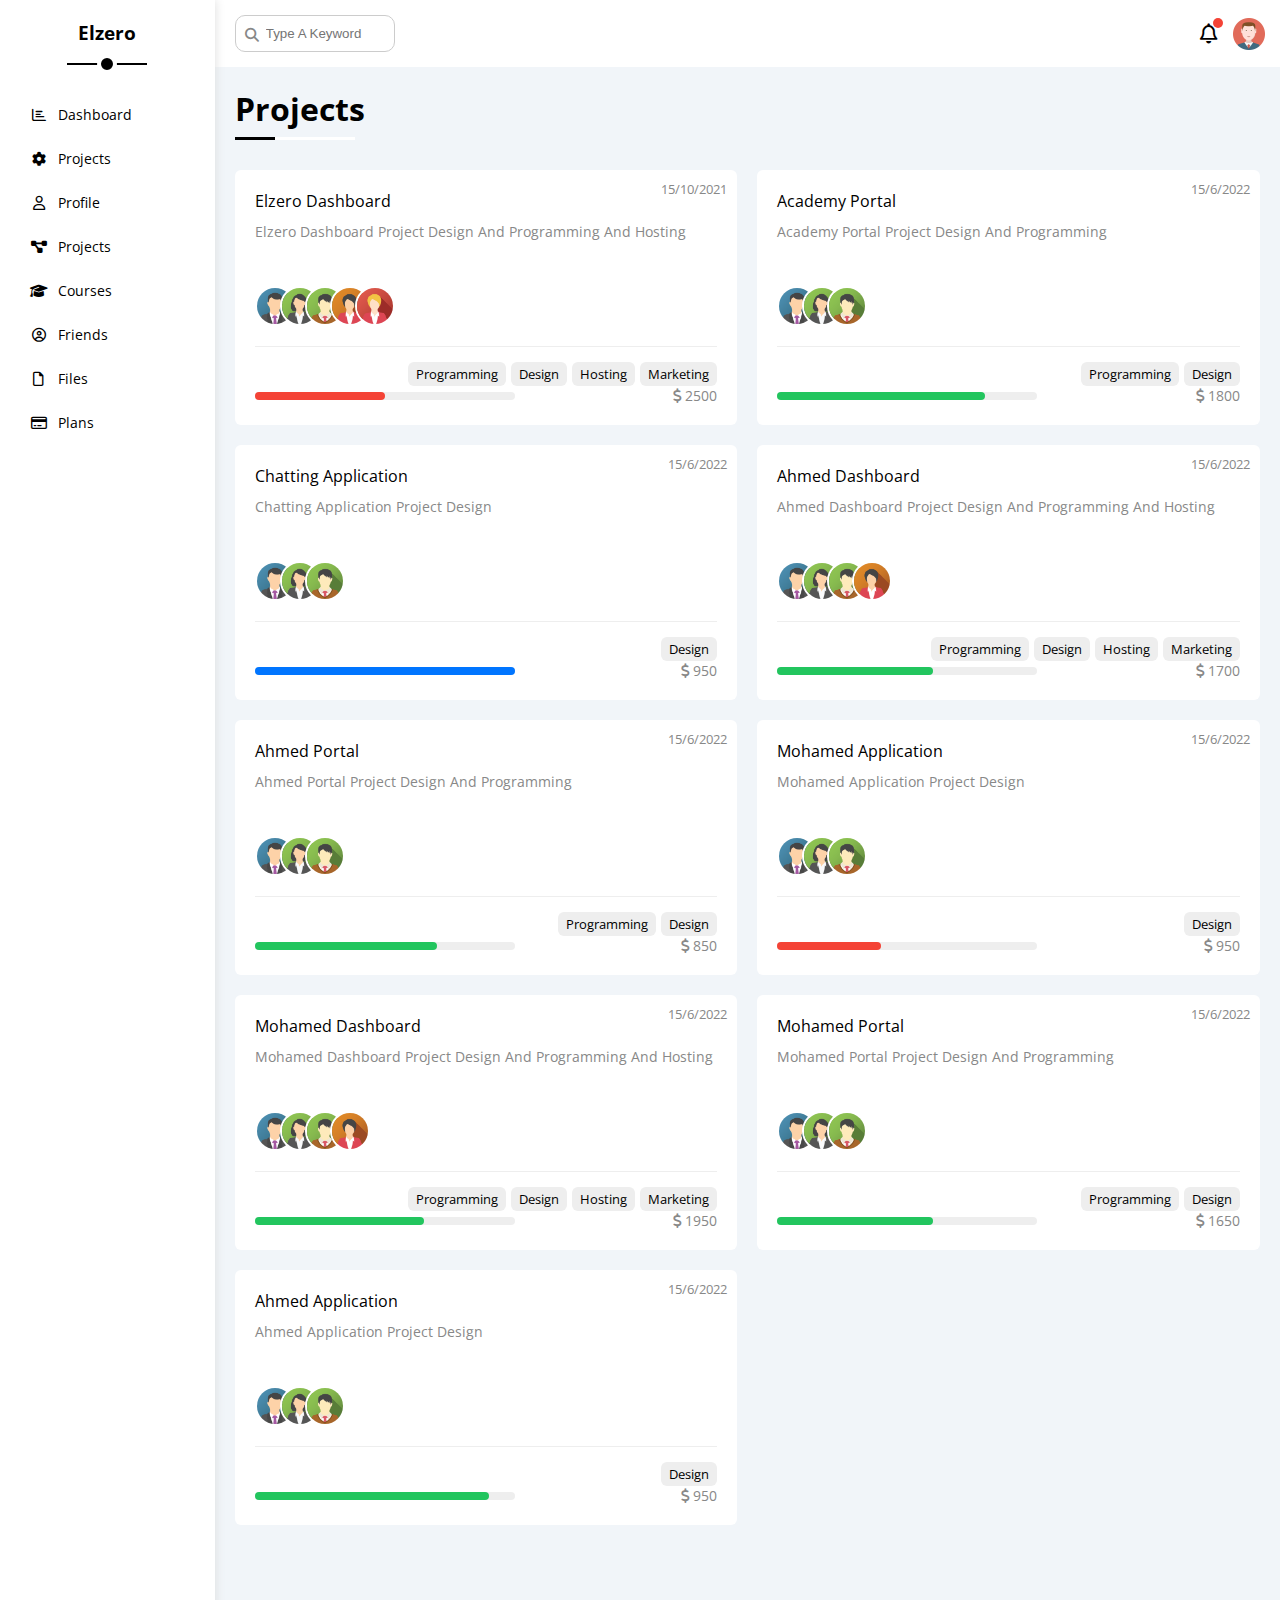
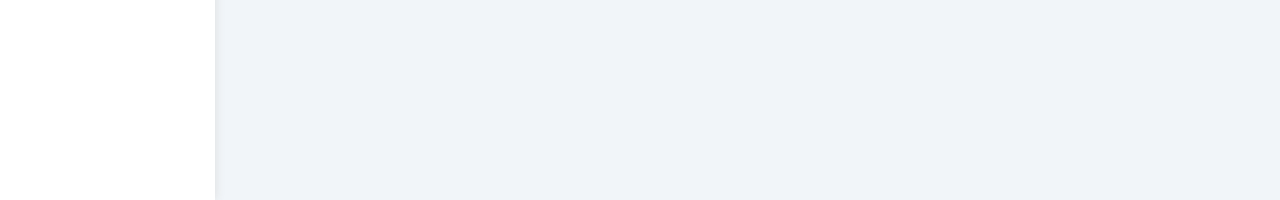
<file: projects.html>
<!DOCTYPE html>
<html lang="en">
  <head>
    <meta charset="UTF-8" />
    <meta http-equiv="X-UA-Compatible" content="IE=edge" />
    <meta name="viewport" content="width=device-width, initial-scale=1.0" />
    <title>Profile</title>
    <!-- Font Awesome Library -->
    <link rel="stylesheet" href="css/all.min.css" />
    <link rel="stylesheet" href="css/framework.css" />
    <!-- Main Template CSS File -->
    <link rel="stylesheet" href="css/style.css" />
    <!-- Google Fonts -->
    <link rel="preconnect" href="https://fonts.googleapis.com" />
    <link rel="preconnect" href="https://fonts.gstatic.com" crossorigin />
    <link
      href="https://fonts.googleapis.com/css2?family=Open+Sans:wght@300;500&display=swap"
      rel="stylesheet"
    />
  </head>
  <body>
    <div class="page d-flex">
      <div class="sidebar bg-white p-20 p-relative">
        <h3 class="p-relative txt-c mt-0">Elzero</h3>
        <ul>
          <li>
            <a
              class="d-flex align-center fs-14 c-black rad-6 p-10"
              href="index.html"
            >
              <i class="fa-regular fa-chart-bar fa-fw"></i>
              <span>Dashboard</span>
            </a>
          </li>
          <li>
            <a
              class="d-flex align-center fs-14 c-black rad-6 p-10"
              href="settings.html"
            >
              <i class="fa-solid fa-gear fa-fw"></i>
              <span>Projects</span>
            </a>
          </li>
          <li>
            <a
              class="d-flex align-center fs-14 c-black rad-6 p-10"
              href="profile.html"
            >
              <i class="fa-regular fa-user fa-fw"></i>
              <span>Profile</span>
            </a>
          </li>
          <li>
            <a
              class="active d-flex align-center fs-14 c-black rad-6 p-10"
              href="projects.html"
            >
              <i class="fa-solid fa-diagram-project fa-fw"></i>
              <span>Projects</span>
            </a>
          </li>
          <li>
            <a
              class="d-flex align-center fs-14 c-black rad-6 p-10"
              href="courses.html"
            >
              <i class="fa-solid fa-graduation-cap fa-fw"></i>
              <span>Courses</span>
            </a>
          </li>
          <li>
            <a
              class="d-flex align-center fs-14 c-black rad-6 p-10"
              href="friends.html"
            >
              <i class="fa-regular fa-circle-user fa-fw"></i>
              <span>Friends</span>
            </a>
          </li>
          <li>
            <a
              class="d-flex align-center fs-14 c-black rad-6 p-10"
              href="files.html"
            >
              <i class="fa-regular fa-file fa-fw"></i>
              <span>Files</span>
            </a>
          </li>
          <li>
            <a
              class="d-flex align-center fs-14 c-black rad-6 p-10"
              href="plans.html"
            >
              <i class="fa-regular fa-credit-card fa-fw"></i>
              <span>Plans</span>
            </a>
          </li>
        </ul>
      </div>
      <div class="content w-full">
        <!-- Start Head -->
        <div class="head bg-white p-15 between-flex">
          <div class="search p-relative">
            <input class="p-10" type="search" placeholder="Type A Keyword" />
          </div>
          <div class="icons d-flex align-center">
            <span class="notification p-relative">
              <i class="fa-regular fa-bell fa-lg"></i>
            </span>
            <img src="images/avatar.png" alt="" />
          </div>
        </div>
        <!-- End Head -->
        <h1 class="p-relative">Projects</h1>
        <div class="projects-page d-grid m-20 gap-20">
          <div class="project bg-white p-20 rad-6 p-relative">
            <span class="date fs-13 c-grey">15/10/2021</span>
            <h4 class="m-0">Elzero Dashboard</h4>
            <p class="c-grey mt-10 mb-10 fs-14">
              Elzero Dashboard Project Design And Programming And Hosting
            </p>
            <div class="team">
              <a href="#"><img src="images/team-01.png" alt="" /></a>
              <a href="#"><img src="images/team-02.png" alt="" /></a>
              <a href="#"><img src="images/team-03.png" alt="" /></a>
              <a href="#"><img src="images/team-04.png" alt="" /></a>
              <a href="#"><img src="images/team-05.png" alt="" /></a>
            </div>
            <div class="do d-flex">
              <span class="fs-13 rad-6 bg-eee">Programming</span>
              <span class="fs-13 rad-6 bg-eee">Design</span>
              <span class="fs-13 rad-6 bg-eee">Hosting</span>
              <span class="fs-13 rad-6 bg-eee">Marketing</span>
            </div>
            <div class="info between-flex">
              <div class="prog bg-eee">
                <span class="bg-red" style="width: 50%"></span>
              </div>
              <div class="fs-14 c-grey">
                <i class="fa-solid fa-dollar-sign"></i>
                2500
              </div>
            </div>
          </div>
          <div class="project bg-white p-20 rad-6 p-relative">
            <span class="date fs-13 c-grey">15/6/2022</span>
            <h4 class="m-0">Academy Portal</h4>
            <p class="c-grey mt-10 mb-10 fs-14">
              Academy Portal Project Design And Programming
            </p>
            <div class="team">
              <a href="#"><img src="images/team-01.png" alt="" /></a>
              <a href="#"><img src="images/team-02.png" alt="" /></a>
              <a href="#"><img src="images/team-03.png" alt="" /></a>
            </div>
            <div class="do d-flex">
              <span class="fs-13 rad-6 bg-eee">Programming</span>
              <span class="fs-13 rad-6 bg-eee">Design</span>
            </div>
            <div class="info between-flex">
              <div class="prog bg-eee">
                <span class="bg-green" style="width: 80%"></span>
              </div>
              <div class="fs-14 c-grey">
                <i class="fa-solid fa-dollar-sign"></i>
                1800
              </div>
            </div>
          </div>
          <div class="project bg-white p-20 rad-6 p-relative">
            <span class="date fs-13 c-grey">15/6/2022</span>
            <h4 class="m-0">Chatting Application</h4>
            <p class="c-grey mt-10 mb-10 fs-14">
              Chatting Application Project Design
            </p>
            <div class="team">
              <a href="#"><img src="images/team-01.png" alt="" /></a>
              <a href="#"><img src="images/team-02.png" alt="" /></a>
              <a href="#"><img src="images/team-03.png" alt="" /></a>
            </div>
            <div class="do d-flex">
              <span class="fs-13 rad-6 bg-eee">Design</span>
            </div>
            <div class="info between-flex">
              <div class="prog bg-eee">
                <span class="bg-blue" style="width: 100%"></span>
              </div>
              <div class="fs-14 c-grey">
                <i class="fa-solid fa-dollar-sign"></i>
                950
              </div>
            </div>
          </div>
          <div class="project bg-white p-20 rad-6 p-relative">
            <span class="date fs-13 c-grey">15/6/2022</span>
            <h4 class="m-0">Ahmed Dashboard</h4>
            <p class="c-grey mt-10 mb-10 fs-14">
              Ahmed Dashboard Project Design And Programming And Hosting
            </p>
            <div class="team">
              <a href="#"><img src="images/team-01.png" alt="" /></a>
              <a href="#"><img src="images/team-02.png" alt="" /></a>
              <a href="#"><img src="images/team-03.png" alt="" /></a>
              <a href="#"><img src="images/team-04.png" alt="" /></a>
            </div>
            <div class="do d-flex">
              <span class="fs-13 rad-6 bg-eee">Programming</span>
              <span class="fs-13 rad-6 bg-eee">Design</span>
              <span class="fs-13 rad-6 bg-eee">Hosting</span>
              <span class="fs-13 rad-6 bg-eee">Marketing</span>
            </div>
            <div class="info between-flex">
              <div class="prog bg-eee">
                <span class="bg-green" style="width: 60%"></span>
              </div>
              <div class="fs-14 c-grey">
                <i class="fa-solid fa-dollar-sign"></i>
                1700
              </div>
            </div>
          </div>
          <div class="project bg-white p-20 rad-6 p-relative">
            <span class="date fs-13 c-grey">15/6/2022</span>
            <h4 class="m-0">Ahmed Portal</h4>
            <p class="c-grey mt-10 mb-10 fs-14">
              Ahmed Portal Project Design And Programming
            </p>
            <div class="team">
              <a href="#"><img src="images/team-01.png" alt="" /></a>
              <a href="#"><img src="images/team-02.png" alt="" /></a>
              <a href="#"><img src="images/team-03.png" alt="" /></a>
            </div>
            <div class="do d-flex">
              <span class="fs-13 rad-6 bg-eee">Programming</span>
              <span class="fs-13 rad-6 bg-eee">Design</span>
            </div>
            <div class="info between-flex">
              <div class="prog bg-eee">
                <span class="bg-green" style="width: 70%"></span>
              </div>
              <div class="fs-14 c-grey">
                <i class="fa-solid fa-dollar-sign"></i>
                850
              </div>
            </div>
          </div>
          <div class="project bg-white p-20 rad-6 p-relative">
            <span class="date fs-13 c-grey">15/6/2022</span>
            <h4 class="m-0">Mohamed Application</h4>
            <p class="c-grey mt-10 mb-10 fs-14">
              Mohamed Application Project Design
            </p>
            <div class="team">
              <a href="#"><img src="images/team-01.png" alt="" /></a>
              <a href="#"><img src="images/team-02.png" alt="" /></a>
              <a href="#"><img src="images/team-03.png" alt="" /></a>
            </div>
            <div class="do d-flex">
              <span class="fs-13 rad-6 bg-eee">Design</span>
            </div>
            <div class="info between-flex">
              <div class="prog bg-eee">
                <span class="bg-red" style="width: 40%"></span>
              </div>
              <div class="fs-14 c-grey">
                <i class="fa-solid fa-dollar-sign"></i>
                950
              </div>
            </div>
          </div>
          <div class="project bg-white p-20 rad-6 p-relative">
            <span class="date fs-13 c-grey">15/6/2022</span>
            <h4 class="m-0">Mohamed Dashboard</h4>
            <p class="c-grey mt-10 mb-10 fs-14">
              Mohamed Dashboard Project Design And Programming And Hosting
            </p>
            <div class="team">
              <a href="#"><img src="images/team-01.png" alt="" /></a>
              <a href="#"><img src="images/team-02.png" alt="" /></a>
              <a href="#"><img src="images/team-03.png" alt="" /></a>
              <a href="#"><img src="images/team-04.png" alt="" /></a>
            </div>
            <div class="do d-flex">
              <span class="fs-13 rad-6 bg-eee">Programming</span>
              <span class="fs-13 rad-6 bg-eee">Design</span>
              <span class="fs-13 rad-6 bg-eee">Hosting</span>
              <span class="fs-13 rad-6 bg-eee">Marketing</span>
            </div>
            <div class="info between-flex">
              <div class="prog bg-eee">
                <span class="bg-green" style="width: 65%"></span>
              </div>
              <div class="fs-14 c-grey">
                <i class="fa-solid fa-dollar-sign"></i>
                1950
              </div>
            </div>
          </div>
          <div class="project bg-white p-20 rad-6 p-relative">
            <span class="date fs-13 c-grey">15/6/2022</span>
            <h4 class="m-0">Mohamed Portal</h4>
            <p class="c-grey mt-10 mb-10 fs-14">
              Mohamed Portal Project Design And Programming
            </p>
            <div class="team">
              <a href="#"><img src="images/team-01.png" alt="" /></a>
              <a href="#"><img src="images/team-02.png" alt="" /></a>
              <a href="#"><img src="images/team-03.png" alt="" /></a>
            </div>
            <div class="do d-flex">
              <span class="fs-13 rad-6 bg-eee">Programming</span>
              <span class="fs-13 rad-6 bg-eee">Design</span>
            </div>
            <div class="info between-flex">
              <div class="prog bg-eee">
                <span class="bg-green" style="width: 60%"></span>
              </div>
              <div class="fs-14 c-grey">
                <i class="fa-solid fa-dollar-sign"></i>
                1650
              </div>
            </div>
          </div>
          <div class="project bg-white p-20 rad-6 p-relative">
            <span class="date fs-13 c-grey">15/6/2022</span>
            <h4 class="m-0">Ahmed Application</h4>
            <p class="c-grey mt-10 mb-10 fs-14">
              Ahmed Application Project Design
            </p>
            <div class="team">
              <a href="#"><img src="images/team-01.png" alt="" /></a>
              <a href="#"><img src="images/team-02.png" alt="" /></a>
              <a href="#"><img src="images/team-03.png" alt="" /></a>
            </div>
            <div class="do d-flex">
              <span class="fs-13 rad-6 bg-eee">Design</span>
            </div>
            <div class="info between-flex">
              <div class="prog bg-eee">
                <span class="bg-green" style="width: 90%"></span>
              </div>
              <div class="fs-14 c-grey">
                <i class="fa-solid fa-dollar-sign"></i>
                950
              </div>
            </div>
          </div>
        </div>
      </div>
    </div>
  </body>
</html>
</file>
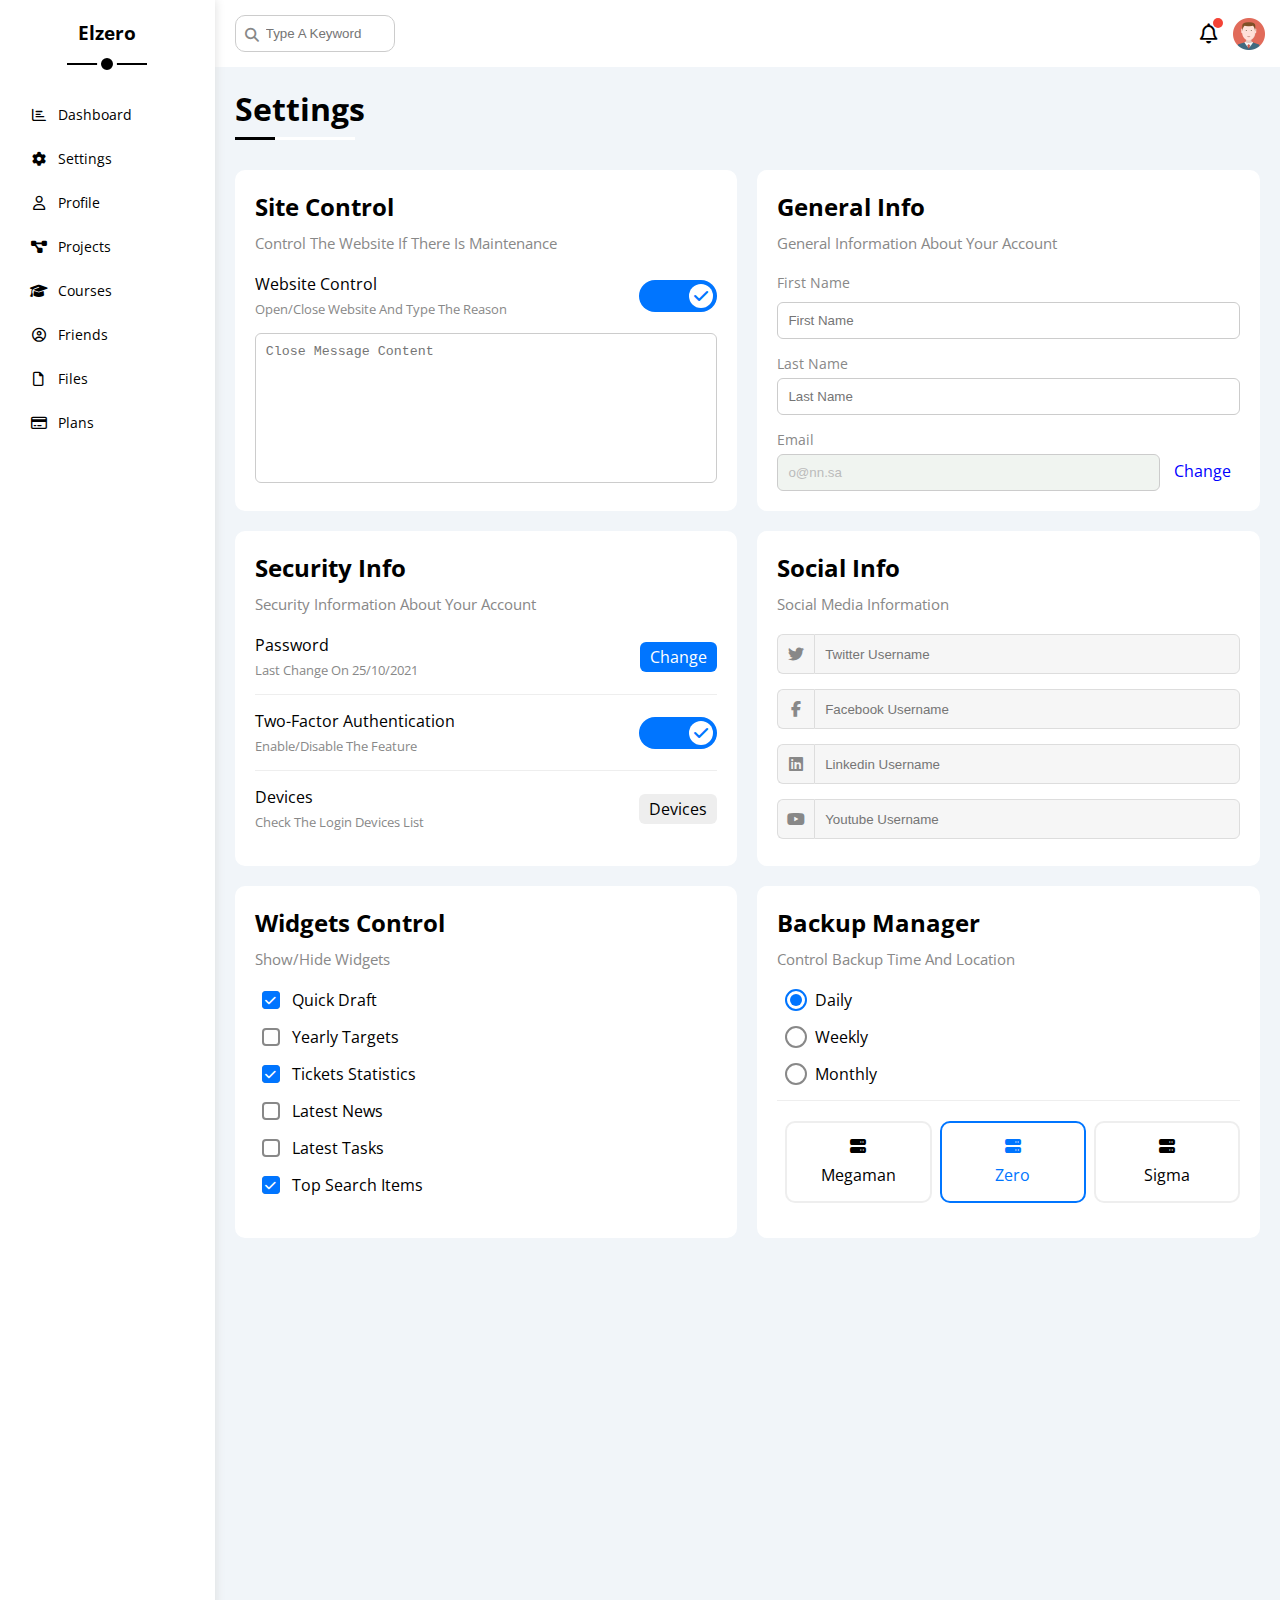
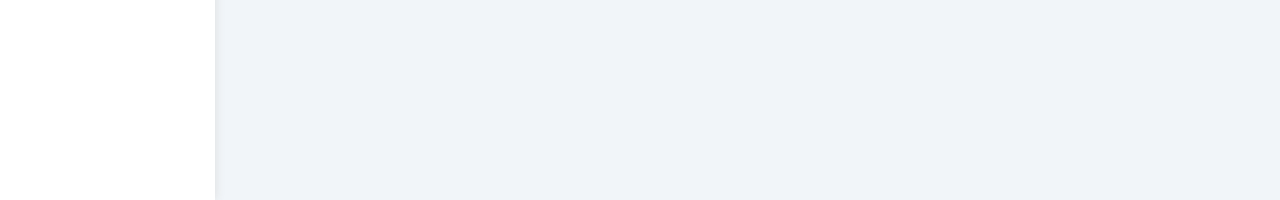
<file: settings.html>
<!DOCTYPE html>
<html lang="en">
  <head>
    <meta charset="UTF-8" />
    <meta http-equiv="X-UA-Compatible" content="IE=edge" />
    <meta name="viewport" content="width=device-width, initial-scale=1.0" />
    <title>Settings</title>
    <!-- Font Awesome Library -->
    <link rel="stylesheet" href="css/all.min.css" />
    <link rel="stylesheet" href="css/framework.css" />
    <!-- Main Template CSS File -->
    <link rel="stylesheet" href="css/style.css" />
    <!-- Google Fonts -->
    <link rel="preconnect" href="https://fonts.googleapis.com" />
    <link rel="preconnect" href="https://fonts.gstatic.com" crossorigin />
    <link
      href="https://fonts.googleapis.com/css2?family=Open+Sans:wght@300;500&display=swap"
      rel="stylesheet"
    />
  </head>
  <body>
    <div class="page d-flex">
      <div class="sidebar bg-white p-20 p-relative">
        <h3 class="p-relative txt-c mt-0">Elzero</h3>
        <ul>
          <li>
            <a
              class="d-flex align-center fs-14 c-black rad-6 p-10"
              href="index.html"
            >
              <i class="fa-regular fa-chart-bar fa-fw"></i>
              <span>Dashboard</span>
            </a>
          </li>
          <li>
            <a
              class="active d-flex align-center fs-14 c-black rad-6 p-10"
              href="settings.html"
            >
              <i class="fa-solid fa-gear fa-fw"></i>
              <span>Settings</span>
            </a>
          </li>
          <li>
            <a
              class="d-flex align-center fs-14 c-black rad-6 p-10"
              href="profile.html"
            >
              <i class="fa-regular fa-user fa-fw"></i>
              <span>Profile</span>
            </a>
          </li>
          <li>
            <a
              class="d-flex align-center fs-14 c-black rad-6 p-10"
              href="projects.html"
            >
              <i class="fa-solid fa-diagram-project fa-fw"></i>
              <span>Projects</span>
            </a>
          </li>
          <li>
            <a
              class="d-flex align-center fs-14 c-black rad-6 p-10"
              href="courses.html"
            >
              <i class="fa-solid fa-graduation-cap fa-fw"></i>
              <span>Courses</span>
            </a>
          </li>
          <li>
            <a
              class="d-flex align-center fs-14 c-black rad-6 p-10"
              href="friends.html"
            >
              <i class="fa-regular fa-circle-user fa-fw"></i>
              <span>Friends</span>
            </a>
          </li>
          <li>
            <a
              class="d-flex align-center fs-14 c-black rad-6 p-10"
              href="files.html"
            >
              <i class="fa-regular fa-file fa-fw"></i>
              <span>Files</span>
            </a>
          </li>
          <li>
            <a
              class="d-flex align-center fs-14 c-black rad-6 p-10"
              href="plans.html"
            >
              <i class="fa-regular fa-credit-card fa-fw"></i>
              <span>Plans</span>
            </a>
          </li>
        </ul>
      </div>
      <div class="content w-full">
        <!-- Start Head -->
        <div class="head bg-white p-15 between-flex">
          <div class="search p-relative">
            <input class="p-10" type="search" placeholder="Type A Keyword" />
          </div>
          <div class="icons d-flex align-center">
            <span class="notification p-relative">
              <i class="fa-regular fa-bell fa-lg"></i>
            </span>
            <img src="images/avatar.png" alt="" />
          </div>
        </div>
        <!-- End Head -->
        <h1 class="p-relative">Settings</h1>
        <div class="settings-page m-20 d-grid gap-20">
          <!-- Start Settings Box -->
          <div class="p-20 bg-white rad-10">
            <h2 class="mt-0 mb-10">Site Control</h2>
            <p class="mt-0 mb-20 c-grey fs-15">
              Control The Website If There Is Maintenance
            </p>
            <div class="mb-15 between-flex">
              <div>
                <span>Website Control</span>
                <p class="c-grey mt-5 mb-0 fs-13">
                  Open/Close Website And Type The Reason
                </p>
              </div>
              <div>
                <label>
                  <input class="toggle-checkbox" type="checkbox" checked />
                  <div class="toggle-switch"></div>
                </label>
              </div>
            </div>
            <textarea
              class="close-message p-10 rad-6 d-block w-full"
              placeholder="Close Message Content"
            ></textarea>
          </div>
          <!-- End Settings Box -->
          <!-- Start Settings Box -->
          <div class="p-20 bg-white rad-10">
            <h2 class="mt-0 mb-10">General Info</h2>
            <p class="mt-0 mb-20 c-grey fs-15">
              General Information About Your Account
            </p>
            <div class="mb-15">
              <label class="fs-14 c-grey d-block mb-10" for="first"
                >First Name</label
              >
              <input
                class="b-none border-ccc p-10 rad-6 d-block w-full"
                type="text"
                id="first"
                placeholder="First Name"
              />
            </div>
            <div class="mb-15">
              <label class="fs-14 c-grey d-block mb-5" for="last"
                >Last Name</label
              >
              <input
                class="b-none border-ccc p-10 rad-6 d-block w-full"
                id="last"
                type="text"
                placeholder="Last Name"
              />
            </div>
            <div>
              <label class="fs-14 c-grey d-block mb-5" for="email">Email</label>
              <input
                class="email b-none border-ccc p-10 rad-6 w-full mr-10"
                id="email"
                type="email"
                value="o@nn.sa"
                disabled
              />
              <a class="c-blue" href="#">Change</a>
            </div>
          </div>
          <!-- End Settings Box -->
          <!-- Start Settings Box -->
          <div class="p-20 bg-white rad-10">
            <h2 class="mt-0 mb-10">Security Info</h2>
            <p class="mt-0 mb-20 c-grey fs-15">
              Security Information About Your Account
            </p>
            <div class="sec-box mb-15 between-flex">
              <div>
                <span>Password</span>
                <p class="c-grey mt-5 mb-0 fs-13">Last Change On 25/10/2021</p>
              </div>
              <a class="button bg-blue c-white btn-shape" href="#">Change</a>
            </div>
            <div class="sec-box mb-15 between-flex">
              <div>
                <span>Two-Factor Authentication</span>
                <p class="c-grey mt-5 mb-0 fs-13">Enable/Disable The Feature</p>
              </div>
              <label>
                <input class="toggle-checkbox" type="checkbox" checked />
                <div class="toggle-switch"></div>
              </label>
            </div>
            <div class="sec-box between-flex">
              <div>
                <span>Devices</span>
                <p class="c-grey mt-5 mb-0 fs-13">
                  Check The Login Devices List
                </p>
              </div>
              <a class="bg-eee c-black btn-shape" href="#">Devices</a>
            </div>
          </div>
          <!-- End Settings Box -->
          <!-- Start Settings Box -->
          <div class="social-boxes p-20 bg-white rad-10">
            <h2 class="mt-0 mb-10">Social Info</h2>
            <p class="mt-0 mb-20 c-grey fs-15">Social Media Information</p>
            <div class="d-flex align-center mb-15">
              <i class="fa-brands fa-twitter center-flex c-grey"></i>
              <input
                class="w-full"
                type="text"
                placeholder="Twitter Username"
              />
            </div>
            <div class="d-flex align-center mb-15">
              <i class="fa-brands fa-facebook-f center-flex c-grey"></i>
              <input
                class="w-full"
                type="text"
                placeholder="Facebook Username"
              />
            </div>
            <div class="d-flex align-center mb-15">
              <i class="fa-brands fa-linkedin center-flex c-grey"></i>
              <input
                class="w-full"
                type="text"
                placeholder="Linkedin Username"
              />
            </div>
            <div class="d-flex align-center">
              <i class="fa-brands fa-youtube center-flex c-grey"></i>
              <input
                class="w-full"
                type="text"
                placeholder="Youtube Username"
              />
            </div>
          </div>
          <!-- End Settings Box -->
          <!-- Start Settings Box -->
          <div class="widgets-control p-20 bg-white rad-10">
            <h2 class="mt-0 mb-10">Widgets Control</h2>
            <p class="mt-0 mb-20 c-grey fs-15">Show/Hide Widgets</p>
            <div class="control d-flex align-center mb-15">
              <input type="checkbox" id="one" checked />
              <label for="one">Quick Draft</label>
            </div>
            <div class="control d-flex align-center mb-15">
              <input type="checkbox" id="two" />
              <label for="two">Yearly Targets</label>
            </div>
            <div class="control d-flex align-center mb-15">
              <input type="checkbox" id="three" checked />
              <label for="three">Tickets Statistics</label>
            </div>
            <div class="control d-flex align-center mb-15">
              <input type="checkbox" id="four" />
              <label for="four">Latest News</label>
            </div>
            <div class="control d-flex align-center mb-15">
              <input type="checkbox" id="five" />
              <label for="five">Latest Tasks</label>
            </div>
            <div class="control d-flex align-center mb-15">
              <input type="checkbox" id="six" checked />
              <label for="six">Top Search Items</label>
            </div>
          </div>
          <!-- End Settings Box -->
          <!-- Start Settings Box -->
          <div class="backup-control p-20 bg-white rad-10">
            <h2 class="mt-0 mb-10">Backup Manager</h2>
            <p class="mt-0 mb-20 c-grey fs-15">
              Control Backup Time And Location
            </p>
            <div class="date d-flex align-center mb-15">
              <input type="radio" name="time" id="daily" checked />
              <label for="daily">Daily</label>
            </div>
            <div class="date d-flex align-center mb-15">
              <input type="radio" name="time" id="weekly" />
              <label for="weekly">Weekly</label>
            </div>
            <div class="date d-flex align-center mb-15">
              <input type="radio" name="time" id="monthly" />
              <label for="monthly">Monthly</label>
            </div>
            <div class="servers d-flex align-center txt-c">
              <input type="radio" name="servers" id="server-one" />
              <div class="server mb-15 rad-10 w-full">
                <label class="d-block m-15" for="server-one">
                  <i class="fa-solid fa-server d-block mb-10"></i>
                  Megaman
                </label>
              </div>
              <input type="radio" name="servers" id="server-two" checked />
              <div class="server mb-15 rad-10 w-full">
                <label class="d-block m-15" for="server-two">
                  <i class="fa-solid fa-server d-block mb-10"></i>
                  Zero
                </label>
              </div>
              <input type="radio" name="servers" id="server-three" />
              <div class="server mb-15 rad-10 w-full">
                <label class="d-block m-15" for="server-three">
                  <i class="fa-solid fa-server d-block mb-10"></i>
                  Sigma
                </label>
              </div>
            </div>
          </div>
          <!-- End Settings Box -->
        </div>
      </div>
    </div>
  </body>
</html>
</file>
<file: css/framework.css>
:root {
  --blue-color: #0075ff;
  --alt-blue-color: #0d69d5;
  --orange-color: #f59e0b;
  --green-color: #22c55e;
  --red-color: #f44336;
  --grey-color: #888;
}

/* Start Box */
.d-flex {
  display: flex;
}
.f-wrap {
  flex-wrap: wrap;
}
.align-center {
  align-items: center;
}
.space-between {
  justify-content: space-between;
}
.d-grid {
  display: grid;
}
.gap-20 {
  gap: 20px;
}
.d-block {
  display: block;
}
@media (max-width: 767px) {
  .block-mobile {
    display: block;
  }
  .hide-mobile {
    display: none;
  }
}
/* End Box */
/* Start padding + margin */
.p-10 {
  padding: 10px;
}
.p-15 {
  padding: 15px;
}
.p-20 {
  padding: 20px;
}
.pt-10 {
  padding-top: 10px;
}
.pt-15 {
  padding-top: 15px;
}
.pt-20 {
  padding-top: 20px;
}
.pb-10 {
  padding-bottom: 10px;
}
.pb-15 {
  padding-bottom: 15px;
}
.pb-20 {
  padding-bottom: 20px;
}
.pl-15 {
  padding-left: 15px;
}
.m-0 {
  margin: 0;
}
.m-15 {
  margin: 15px;
}
.m-20 {
  margin: 20px;
}
.mt-0 {
  margin-top: 0;
}
.mt-5 {
  margin-top: 5px;
}
.mt-10 {
  margin-top: 10px;
}
.mt-15 {
  margin-top: 15px;
}
.mt-20 {
  margin-top: 20px;
}
.mt-25 {
  margin-top: 25px;
}
.mr-10 {
  margin-right: 10px;
}
.mr-15 {
  margin-right: 15px;
}
.mb-0 {
  margin-bottom: 0px;
}
.mb-5 {
  margin-bottom: 5px;
}
.mb-10 {
  margin-bottom: 10px;
}
.mb-15 {
  margin-bottom: 15px;
}
.mb-20 {
  margin-bottom: 20px;
}
.mb-25 {
  margin-bottom: 25px;
}
/* end padding + margin */
/* Start Color */
.bg-white {
  background-color: white;
}
.c-black {
  color: black;
}
.c-blue {
  color: blue;
}
.c-orange {
  color: var(--orange-color);
}
.c-green {
  color: var(--green-color);
}
.c-white {
  color: white;
}
.c-grey {
  color: var(--grey-color);
}
.c-red {
  color: var(--red-color);
}
.bg-eee {
  background-color: #eee;
}
.bg-blue {
  background-color: var(--blue-color);
}
.bg-green {
  background-color: var(--green-color);
}
.bg-orange {
  background-color: var(--orange-color);
}
.bg-red {
  background-color: var(--red-color);
}
/* End Color */
/* Start position */
.p-relative {
  position: relative;
}
.p-absolute {
  position: absolute;
}
/* End position */
/* Start Font */
.txt-c {
  text-align: center;
}
.fs-13 {
  font-size: 13px;
}
.fs-14 {
  font-size: 14px;
}
.fs-15 {
  font-size: 15px;
}
.fs-25 {
  font-size: 25px;
}
.fw-bold {
  font-weight: bold;
}
@media (max-width: 767px) {
  .txt-c-mobile {
    text-align: center;
  }
}

/* End Font */
/* Start Border */
.b-none {
  border: none;
}
.rad-6 {
  border-radius: 6px;
}
.rad-10 {
  border-radius: 10px;
}
.rad-half {
  border-radius: 50%;
}
.border-ccc {
  border: 1px solid #ccc;
}
.border-eee {
  border: 1px solid #eee;
}
/* End Border */
/* Start Component */
.center-flex {
  display: flex;
  align-items: center;
  justify-content: center;
}
.between-flex {
  display: flex;
  align-items: center;
  justify-content: space-between;
}
.btn-shape {
  padding: 4px 10px;
  border-radius: 6px;
}

/* End Component */
/* Start Width + Height */
.w-full {
  width: 100%;
}
.w-100 {
  width: 100px;
}
.w-fit {
  width: fit-content;
}
.h-full {
  height: 100%;
}
.h-100 {
  height: 100px;
}
/* End Width + Height */
</file>
<file: css/style.css>
:root {
  --blue-color: #0075ff;
  --alt-blue-color: #0d69d5;
  --orange-color: #f59e0b;
  --green-color: #22c55e;
  --red-color: #f44336;
  --grey-color: #888;
}

* {
  box-sizing: border-box;
}
*:focus {
  outline: none;
}
body {
  margin: 0;
  font-family: "Open Sans", sans-serif;
}
a {
  text-decoration: none;
}
ul {
  list-style: none;
  padding: 0;
}
::-webkit-scrollbar {
  width: 15px;
}
::-webkit-scrollbar-track {
  background-color: white;
}
::-webkit-scrollbar-thumb {
  background-color: var(--blue-color);
}
::-webkit-scrollbar-thumb:hover {
  background-color: var(--alt-blue-color);
}
.page {
  min-height: 200vh;
  background-color: #f1f5f9;
}
/* Start Sidebar */
.sidebar {
  width: 250px;
  box-shadow: 0 0 10px #ddd;
}
.sidebar > h3 {
  margin-bottom: 50px;
}
.sidebar > h3::before {
  content: "";
  position: absolute;
  left: 50%;
  transform: translateX(-50%);
  background-color: black;
  width: 80px;
  height: 2px;
  bottom: -20px;
}
.sidebar > h3::after {
  content: "";
  position: absolute;
  left: 50%;
  bottom: -29px;
  width: 12px;
  height: 12px;
  border-radius: 50%;
  background-color: black;
  border: 4px solid white;
  transform: translateX(-50%);
}

.sidebar ul li a {
  transition: 0.3s;
  margin-bottom: 5px;
}
.sidebar ul li a:hover,
.sidebar ul li a:active {
  background-color: #f6f6f6;
}
.sidebar ul li a span {
  font-size: 14px;
  margin-left: 10px;
}
@media (max-width: 767px) {
  .sidebar {
    width: 58px;
    padding: 10px;
  }
  .sidebar > h3 {
    font-size: 13px;
    margin-bottom: 15px;
  }
  .sidebar > h3::before,
  .sidebar > h3::after {
    display: none;
  }
  .sidebar ul li a span {
    display: none;
  }
}
/* End Sidebar */
/* Start Content */
.content {
  overflow: hidden;
}
.head .search::before {
  font-family: var(--fa-style-family-classic);
  content: "\f002";
  font-weight: 900;
  position: absolute;
  left: 15px;
  top: 50%;
  transform: translateY(-50%);
  font-size: 14px;
  color: var(--grey-color);
}
.head .search input {
  border: 1px solid #ccc;
  border-radius: 10px;
  margin-left: 5px;
  padding-left: 30px;
  width: 160px;
  transition: width 0.3s;
}
.head .search input:focus {
  width: 280px;
}
.head .search input:focus::placeholder {
  opacity: 0;
}
.head .icons .notification::before {
  content: "";
  position: absolute;
  width: 10px;
  height: 10px;
  background-color: var(--red-color);
  border-radius: 50%;
  right: -5px;
  top: -5px;
}
.head .icons img {
  width: 32px;
  height: 32px;
  margin-left: 15px;
}
.page h1 {
  margin: 20px 20px 40px;
}
.page h1::before,
.page h1::after {
  content: "";
  height: 3px;
  position: absolute;
  bottom: -10px;
  left: 0;
}
.page h1::before {
  background-color: white;
  width: 120px;
}
.page h1::after {
  background-color: black;
  width: 40px;
}
.wrapper {
  grid-template-columns: repeat(auto-fill, minmax(450px, 1fr));
  margin-left: 20px;
  margin-right: 20px;
  margin-bottom: 20px;
}
@media (max-width: 767px) {
  .wrapper {
    grid-template-columns: minmax(200px, 1fr);
    margin-left: 10px;
    margin-right: 10px;
    gap: 10px;
  }
}
/* End Content */
/* Start Welcome Widget */
.welcome {
  overflow: hidden;
}
.welcome .intro img {
  width: 200px;
  margin-bottom: -10px;
}
.welcome .avatar {
  width: 64px;
  height: 64px;
  border: 2px solid white;
  border-radius: 50%;
  padding: 2px;
  box-shadow: 0 0 5px #ddd;
  margin-left: 20px;
  margin-top: -32px;
}
.welcome .body {
  border-top: 1px solid #eee;
  border-bottom: 1px solid #eee;
}
.welcome .body > div {
  flex: 1;
}
.welcome .visit {
  margin: 0 15px 15px auto;
  transition: 0.3s;
}
.welcome .visit:hover {
  background-color: var(--alt-blue-color);
  transition: 0.3s;
}
@media (max-width: 767px) {
  .welcome .intro {
    padding-bottom: 30px;
  }
  .welcome .avatar {
    margin-left: 0;
  }
  .welcome .body > div:not(:last-child) {
    margin-bottom: 20px;
  }
}
/* End Welcome Widget */
/* Start Quick Draft */
.quick-draft textarea {
  resize: none;
  min-height: 180px;
}
.quick-draft .save {
  margin-left: auto;
  transition: 0.3s;
  cursor: pointer;
}
.quick-draft .save:hover {
  background-color: var(--alt-blue-color);
}
/* End Quick Draft */
/* Start Targets */
.targets .target-row .icon {
  width: 80px;
  height: 80px;
  margin-right: 15px;
}
.targets .details {
  flex: 1;
}
.targets .details .progress {
  height: 4px;
}
.targets .details .progress > span {
  position: absolute;
  left: 0;
  top: 0;
  height: 100%;
}
.targets .details .progress > span span {
  position: absolute;
  bottom: 26px;
  right: -16px;
  color: white;
  padding: 2px 5px;
  border-radius: 6px;
  font-size: 13px;
}
.targets .details .progress > span span::after {
  content: "";
  border-color: transparent;
  border-width: 5px;
  border-style: solid;
  position: absolute;
  bottom: -10px;
  left: 50%;
  transform: translateX(-50%);
}
.targets .details .progress > .blue span::after {
  border-top-color: var(--blue-color);
}
.targets .details .progress > .orange span::after {
  border-top-color: var(--orange-color);
}
.targets .details .progress > .green span::after {
  border-top-color: var(--green-color);
}
.blue .icon,
.blue .progress {
  background-color: rgb(0 117 255 / 20%);
}
.orange .icon,
.orange .progress {
  background-color: rgb(245 158 11 / 20%);
}
.green .icon,
.green .progress {
  background-color: rgb(34 197 94 / 20%);
}
/* End Targets */
/* Start Tickets */
.tickets .box {
  border: 1px solid #ccc;
  width: calc(50% - 10px);
}
@media (max-width: 767px) {
  .tickets .box {
    width: 100%;
  }
}
/* End Tickets */
/* Start Latest News */
.latest-news .news-row:not(:last-of-type) {
  margin-bottom: 20px;
  padding-bottom: 20px;
  border-bottom: 1px solid #eee;
}
.latest-news .news-row img {
  width: 100px;
  border-radius: 6px;
  margin-right: 15px;
}
.latest-news .info {
  flex-grow: 1;
}
.latest-news .info h3 {
  margin: 0 0 6px;
  font-size: 16px;
}
@media (max-width: 767px) {
  .latest-news .news-row {
    display: block;
  }
  .latest-news .news-row .label {
    margin: 10px auto;
    width: fit-content;
  }
}
/* End Latest News */
/* Start Tasks */
.tasks .tasks-row:not(:last-of-type) {
  margin-bottom: 15px;
  padding-bottom: 15px;
  border-bottom: 1px solid #eee;
}
.tasks .info {
  flex-grow: 1;
}
.tasks .done {
  opacity: 0.3;
}
.tasks .done h3,
.tasks .done p {
  text-decoration: line-through;
}
.tasks .delete {
  cursor: pointer;
  transition: 0.3s;
}
.tasks .delete:hover {
  color: var(--red-color);
}
/* End Tasks */
/* Start Latest UpLoads */
.latest-uploads ul li:not(:last-child) {
  border-bottom: 1px solid #eee;
}
.latest-uploads ul li img {
  width: 40px;
  height: 40px;
}
/* End Latest UpLoads */
/* Start Last Project */
.last-project ul::before {
  content: "";
  position: absolute;
  left: 11px;
  width: 2px;
  height: 100%;
  background-color: var(--blue-color);
}
.last-project ul li::before {
  content: "";
  width: 20px;
  height: 20px;
  display: block;
  border-radius: 50%;
  background-color: white;
  border: 2px solid white;
  outline: 2px solid var(--blue-color);
  margin-right: 15px;
  z-index: 1;
}
.last-project ul li.done::before {
  background-color: var(--blue-color);
}
.last-project ul li.current::before {
  animation: change-color 0.8s infinite alternate;
}
@keyframes change-color {
  from {
    background-color: var(--blue-color);
  }
  to {
    background-color: white;
  }
}
.last-project .launch-icon {
  position: absolute;
  width: 160px;
  right: 0;
  bottom: 0;
  opacity: 0.1;
}
/* End Last Project */
/* Start Reminders */
.reminders ul li .key {
  width: 15px;
  height: 15px;
}
.reminders ul li > .blue {
  border-left: 2px solid var(--blue-color);
}
.reminders ul li > .green {
  border-left: 2px solid var(--blue-color);
}
.reminders ul li > .orange {
  border-left: 2px solid var(--orange-color);
}
.reminders ul li > .red {
  border-left: 2px solid var(--red-color);
}
/* End Reminders */
/* Start Latest Post */
.latest-post .avatar {
  width: 48px;
  height: 48px;
}
.latest-post .post-content {
  text-transform: capitalize;
  line-height: 1.8;
  border-top: 1px solid #eee;
  border-bottom: 1px solid #eee;
  min-height: 140px;
}
/* End Latest Post */
/* Start Social Media */
.social-media .box {
  padding-left: 70px;
}
.social-media .box i {
  position: absolute;
  left: 0;
  top: 0;
  width: 52px;
  transition: 0.3s;
}
.social-media .box i:hover {
  transform: rotate(5deg);
}
.social-media .twitter {
  background-color: rgb(29 161 242 / 20%);
  color: #1da1f2;
}
.social-media .twitter i,
.social-media .twitter a {
  background-color: #1da1f2;
}
.social-media .facebook {
  background-color: rgb(24 119 242 / 20%);
  color: #1da1f2;
}
.social-media .facebook i,
.social-media .facebook a {
  background-color: #1877f2;
}
.social-media .youtube {
  background-color: rgb(255 0 0 / 20%);
  color: #ff0000;
}
.social-media .youtube i,
.social-media .youtube a {
  background-color: #ff0000;
}
.social-media .linkedin {
  background-color: rgb(0 119 181 / 20%);
  color: #0077b5;
}
.social-media .linkedin i,
.social-media .linkedin a {
  background-color: #0077b5;
}
/* End Social Media */
/* Start Projects Table */
.projects .responsive-table {
  overflow-x: auto;
}
.projects table {
  min-width: 1000px;
  border-spacing: 0;
}
.projects thead td {
  background-color: #eee;
  font-weight: bold;
}
.projects table td {
  padding: 15px;
}
.projects tbody td {
  border-bottom: 1px solid #eee;
  border-left: 1px solid #eee;
  transition: 0.3s;
}
.projects table tbody tr td:last-child {
  border-right: 1px solid #eee;
}
.projects tbody tr:hover td {
  background-color: #faf7f7;
}
.projects table img {
  width: 32px;
  height: 32px;
  border-radius: 50%;
  padding: 2px;
  background-color: white;
}
.projects table img:not(:first-child) {
  margin-left: -20px;
}
.projects table .label {
  font-size: 13px;
}
/* End Projects Table */
/* ------------------------------- */
/* Start Settings */
.settings-page {
  grid-template-columns: repeat(auto-fill, minmax(500px, 1fr));
}
@media (max-width: 767px) {
  .settings-page {
    grid-template-columns: minmax(100px, 1fr);
    margin-left: 10px;
    margin-right: 10px;
    gap: 10px;
  }
}
.settings-page .close-message {
  border: 1px solid #ccc;
  resize: none;
  min-height: 150px;
}
.settings-page .email {
  display: inline-flex;
  width: calc(100% - 80px);
}
.settings-page .sec-box {
  padding-bottom: 15px;
}
.settings-page .sec-box:not(:last-of-type) {
  border-bottom: 1px solid #eee;
}
.settings-page .sec-box .button {
  transition: 0.3s;
}
.settings-page .sec-box .button:hover {
  background-color: var(--alt-blue-color);
}
.settings-page .social-boxes i {
  width: 40px;
  height: 40px;
  background-color: #f6f6f6;
  border: 1px solid #ddd;
  border-right: none;
  border-radius: 6px 0 0 6px;
  transition: 0.3s;
}
.settings-page .social-boxes input {
  height: 40px;
  background-color: #f6f6f6;
  border: 1px solid #ddd;
  padding-left: 10px;
  border-radius: 0 6px 6px 0;
}
.settings-page .social-boxes > div:focus-within i {
  color: black;
}
.widgets-control .control input[type="checkbox"] {
  -webkit-appearance: none;
  appearance: none;
}
.widgets-control .control label {
  padding-left: 30px;
  cursor: pointer;
  position: relative;
}
.widgets-control .control label::before {
  content: "";
  position: absolute;
  border-radius: 4px;
  left: 0;
  top: 50%;
  width: 14px;
  height: 14px;
  border: 2px solid var(--grey-color);
  margin-top: -9px;
}
.widgets-control .control label:hover::before {
  border-color: var(--alt-blue-color);
}
.widgets-control .control label::after {
  font-family: var(--fa-style-family-classic);
  content: "\f00c";
  font-weight: 900;
  position: absolute;
  border-radius: 4px;
  left: 0;
  top: 50%;
  margin-top: -9px;
  background-color: var(--blue-color);
  color: white;
  font-size: 12px;
  width: 18px;
  height: 18px;
  display: flex;
  justify-content: center;
  align-items: center;
  transform: scale(0) rotate(360deg);
  transition: 0.3s;
}
.widgets-control .control input[type="checkbox"]:checked + label::after {
  transform: scale(1);
}
.backup-control input[type="radio"] {
  -webkit-appearance: none;
  appearance: none;
}
.backup-control .date label {
  padding-left: 30px;
  cursor: pointer;
  position: relative;
}
.backup-control .date label::before {
  content: "";
  position: absolute;
  top: 50%;
  left: 0;
  margin-top: -11px;
  width: 18px;
  height: 18px;
  border: 2px solid var(--grey-color);
  border-radius: 50%;
}
.backup-control .date label::after {
  content: "";
  position: absolute;
  left: 5px;
  top: 5px;
  width: 12px;
  height: 12px;
  background: var(--blue-color);
  border-radius: 50%;
  transition: 0.3s;
  transform: scale(0);
}
.backup-control .date input[type="radio"]:checked + label::before {
  border-color: var(--blue-color);
}
.backup-control .date input[type="radio"]:checked + label::after {
  transform: scale(1);
}
.backup-control .servers {
  border-top: 1px solid #eee;
  padding-top: 20px;
}
@media (max-width: 767px) {
  .backup-control .servers {
    flex-wrap: wrap;
  }
}
.backup-control .servers .server {
  border: 2px solid #eee;
  position: relative;
}
.backup-control .servers .server label {
  cursor: pointer;
}
.backup-control .servers input[type="radio"]:checked + .server {
  border-color: var(--blue-color);
  color: var(--blue-color);
}
.toggle-checkbox {
  -webkit-appearance: none;
  appearance: none;
  display: none;
}
.toggle-switch {
  background-color: #ccc;
  width: 78px;
  height: 32px;
  border-radius: 16px;
  position: relative;
  transition: 0.3s;
  cursor: pointer;
}
.toggle-switch::before {
  font-family: var(--fa-style-family-classic);
  content: "\f00d";
  font-weight: 900;
  background-color: white;
  width: 24px;
  height: 24px;
  position: absolute;
  border-radius: 50%;
  top: 4px;
  left: 4px;
  display: flex;
  justify-content: center;
  align-items: center;
  color: #aaa;
  transition: 0.3s;
}
.toggle-checkbox:checked + .toggle-switch {
  background-color: var(--blue-color);
}
.toggle-checkbox:checked + .toggle-switch::before {
  content: "\f00c";
  left: 50px;
  color: var(--blue-color);
}
.settings-page :disabled {
  cursor: no-drop;
  background-color: #f0f4f0;
  color: #bbb;
}
/* End Settings */
/* ------------------------------- */
/* Start Profile Page */
@media (max-width: 767px) {
  .profile-page .overview {
    flex-direction: column;
  }
}
.profile-page .avatar-box {
  width: 300px;
}
@media (min-width: 768px) {
  .profile-page .avatar-box {
    border-right: 1px solid #eee;
  }
}
.profile-page .avatar-box > img {
  width: 120px;
  height: 120px;
}
.profile-page .avatar-box .level {
  height: 6px;
  overflow: hidden;
  margin: auto;
  width: 70%;
}
.profile-page .avatar-box .level span {
  position: absolute;
  left: 0;
  top: 0;
  height: 100%;
  background-color: var(--blue-color);
  border-radius: 6px;
}
.profile-page .info-box .box {
  flex-wrap: wrap;
  border-bottom: 1px solid #eee;
  transition: 0.3s;
}
.profile-page .info-box .box:hover {
  background-color: #f9f9f9;
}
.profile-page .info-box .box > div {
  min-width: 250px;
  padding: 10px 0 0;
}
.profile-page .info-box h4 {
  font-weight: normal;
}
.profile-page .info-box .toggle-switch {
  height: 20px;
}
@media (max-width: 767px) {
  .profile-page .info-box .toggle-switch {
    margin: auto;
  }
}
.profile-page .info-box .toggle-switch::before {
  width: 12px;
  height: 12px;
  font-size: 8px;
}
.profile-page .info-box .toggle-checkbox:checked + .toggle-switch::before {
  left: 62px;
}
@media (max-width: 767px) {
  .profile-page .other-data {
    flex-direction: column;
  }
}
.profile-page .skills-card {
  flex-grow: 1;
}
.profile-page .skills-card ul li {
  padding: 15px 0;
}
.profile-page .skills-card ul li:not(:last-child) {
  border-bottom: 1px solid #eee;
}
.profile-page .skills-card ul li span {
  display: inline-flex;
  padding: 4px 10px;
  background-color: #eee;
  border-radius: 6px;
  font-size: 14px;
}
.profile-page .skills-card ul li span:not(:last-child) {
  margin-right: 5px;
}
.profile-page .activities {
  flex-grow: 2;
}
.profile-page .activity:not(:last-of-type) {
  border-bottom: 1px solid #eee;
  padding-bottom: 20px;
  margin-bottom: 20px;
}
.profile-page .activity img {
  width: 64px;
  height: 64px;
  margin-right: 10px;
}
@media (min-width: 768px) {
  .profile-page .activity .date {
    margin-left: auto;
    text-align: right;
  }
}
@media (max-width: 767px) {
  .profile-page .activity {
    flex-direction: column;
  }
  .profile-page .activity img {
    margin-right: 0;
    margin-bottom: 15px;
  }
  .profile-page .activity .date {
    margin-top: 15px;
  }
}
/* End Profile Page */
/* ------------------------------- */
/* Start Projects Page */
.projects-page {
  grid-template-columns: repeat(auto-fill, minmax(500px, 1fr));
}
@media (max-width: 767px) {
  .projects-page {
    grid-template-columns: minmax(200px, 1fr);
    margin-left: 10px;
    margin-right: 10px;
    gap: 10px;
  }
}
.projects-page .project .date {
  position: absolute;
  right: 10px;
  top: 10px;
}
.projects-page .project h4 {
  font-weight: normal;
}
.projects-page .project .team {
  position: relative;
  min-height: 80px;
}
.projects-page .project .team a {
  position: absolute;
  left: 0;
  bottom: 0;
}
.projects-page .project .team a:nth-child(2) {
  left: 25px;
}
.projects-page .project .team a:nth-child(3) {
  left: 50px;
}
.projects-page .project .team a:nth-child(4) {
  left: 75px;
}
.projects-page .project .team a:nth-child(5) {
  left: 100px;
}
.projects-page .project .team a:hover {
  z-index: 1000;
}
.projects-page .project .team img {
  width: 40px;
  height: 40px;
  border-radius: 50%;
  border: 2px solid white;
}
.projects-page .project .do {
  justify-content: flex-end;
  border-top: 1px solid #eee;
  padding-top: 15px;
  margin-top: 15px;
}
@media (max-width: 767px) {
  .projects-page .project .do {
    flex-direction: column;
  }
}
.projects-page .project .do span {
  padding: 3px 8px;
  margin-left: 5px;
  width: fit-content;
}
@media (max-width: 767px) {
  .projects-page .project .do span:not(:last-child) {
    margin-bottom: 15px;
  }
}
.projects-page .project .do .info {
  border-top: 1px solid #eee;
  margin-top: 15px;
  padding-top: 15px;
}
@media (max-width: 767px) {
  .projects-page .project .do .info {
    flex-direction: column;
  }
  .projects-page .project .prog {
    margin-bottom: 15px;
  }
}
.projects-page .project .prog {
  height: 8px;
  width: 260px;
  position: relative;
  border-radius: 6px;
}
.projects-page .project .prog span {
  position: absolute;
  left: 0;
  top: 0;
  height: 100%;
  border-radius: 6px;
}
/* End Projects Page */
/* ------------------------------- */
/* Start Courses page */
.courses-page {
  grid-template-columns: repeat(auto-fill, minmax(300px, 1fr));
}
@media (max-width: 767px) {
  .courses-page {
    grid-template-columns: minmax(200px, 1fr);
    margin-left: 10px;
    margin-right: 10px;
    gap: 10px;
  }
}
.courses-page .course {
  overflow: hidden;
}
.courses-page .course .cover {
  max-width: 100%;
}
.courses-page .course .instructor {
  position: absolute;
  width: 64px;
  height: 64px;
  border-radius: 50%;
  top: 20px;
  left: 20px;
  border: 2px solid white;
}
.courses-page .course .description {
  line-height: 1.6;
}
.courses-page .course .info {
  border-top: 1px solid #eee;
  font-size: 13px;
}
.courses-page .course .info .title {
  position: absolute;
  left: 50%;
  transform: translateX(-50%);
  font-size: 13px;
  top: -13px;
}
/* End Courses page */
/* ------------------------------- */
/* Start Friends page */
.friends-page {
  grid-template-columns: repeat(auto-fill, minmax(300px, 1fr));
}
@media (max-width: 767px) {
  .friends-page {
    grid-template-columns: minmax(200px, 1fr);
    margin-left: 10px;
    margin-right: 10px;
    gap: 10px;
  }
}
.friends-page .contact {
  position: absolute;
  left: 10px;
  top: 10px;
}
.friends-page .contact i {
  background-color: #eee;
  padding: 10px;
  border-radius: 50%;
  color: #666;
  font-size: 13px;
  cursor: pointer;
  transition: 0.3s;
}
.friends-page .contact i:hover {
  background-color: var(--blue-color);
  color: white;
}
.friends-page .friend .icons {
  border-top: 1px solid #eee;
  border-bottom: 1px solid #eee;
  margin-top: 15px;
  margin-bottom: 15px;
  padding-top: 15px;
  padding-bottom: 15px;
}
.friends-page .friend .icons i {
  margin-right: 5px;
}
.friends-page .friend .icons .vip {
  position: absolute;
  right: 0;
  top: 50%;
  transform: translateY(-50%);
  font-size: 40px;
  opacity: 0.2;
}
/* End Friends page */
/* ------------------------------- */
/* Start Files Page */
.files-page {
  flex-direction: row-reverse;
  align-items: flex-start;
}
@media (max-width: 767px) {
  .files-page {
    flex-direction: column;
    align-items: normal;
  }
}
.files-page .files-stats {
  min-width: 260px;
}
.files-page .files-stats .icon {
  width: 40px;
  height: 40px;
  margin-right: 18px;
}
.files-page .files-stats .size {
  margin-left: auto;
}
.files-page .files-stats .blue {
  background-color: rgb(0 117 255 / 20%);
}
.files-page .files-stats .green {
  background-color: rgb(34 197 94 / 20%);
}
.files-page .files-stats .red {
  background-color: rgb(244 67 54 / 20%);
}
.files-page .files-stats .orange {
  background-color: rgb(245 158 11 / 20%);
}
.files-page .files-stats .upload {
  margin: 15px auto 0;
  padding: 10px 15px;
  transition: 0.3s;
}
.files-page .files-stats .upload:hover {
  background-color: var(--alt-blue-color);
}
.files-page .files-stats .upload:hover i {
  animation: go-up 0.8s infinite;
}
@keyframes go-up {
  0%,
  100% {
    transform: translateY(0);
  }
  50% {
    transform: translateY(-5px);
  }
}
.files-page .files-content {
  flex: 1;
  grid-template-columns: repeat(auto-fill, minmax(200px, 1fr));
}
.files-page .files-content img {
  width: 64px;
  height: 64px;
  transition: 0.3s;
}
.files-page .files-content .file:hover img {
  transform: rotate(5deg);
}
.files-page .files-content .info {
  border-top: 1px solid #eee;
}
/* End Files Page */
/* ------------------------------- */
/* Start Plans Page */
.plans-page {
  grid-template-columns: repeat(auto-fill, minmax(450px, 1fr));
}
@media (max-width: 767px) {
  .plans-page {
    grid-template-columns: minmax(250px, 1fr);
    margin-left: 10px;
    margin-right: 10px;
    gap: 10px;
  }
}
.plans-page .plan .top {
  border: 3px solid white;
  outline: 3px solid transparent;
}
.plans-page .plan.green .top {
  outline-color: var(--green-color);
}
.plans-page .plan.blue .top {
  outline-color: var(--blue-color);
}
.plans-page .plan.orange .top {
  outline-color: var(--orange-color);
}
.plans-page .plan .price {
  position: relative;
  font-size: 40px;
  width: fit-content;
  margin: auto;
}
.plans-page .plan .price span {
  position: absolute;
  left: -20px;
  top: 0;
  font-size: 25px;
}
.plans-page .plan ul li {
  padding: 15px 0;
  display: flex;
  align-items: center;
  font-size: 15px;
  border-bottom: 1px solid #eee;
}
.plans-page .plan ul li .yes {
  color: var(--green-color);
}
.plans-page .plan ul li i:not(.yes, .help) {
  color: var(--red-color);
}
.plans-page .plan ul li i:first-child {
  font-size: 18px;
  margin-right: 5px;
}
.plans-page .plan ul li .help {
  color: var(--grey-color);
  margin-left: auto;
  cursor: pointer;
}
/* End Plans Page */
</file>
